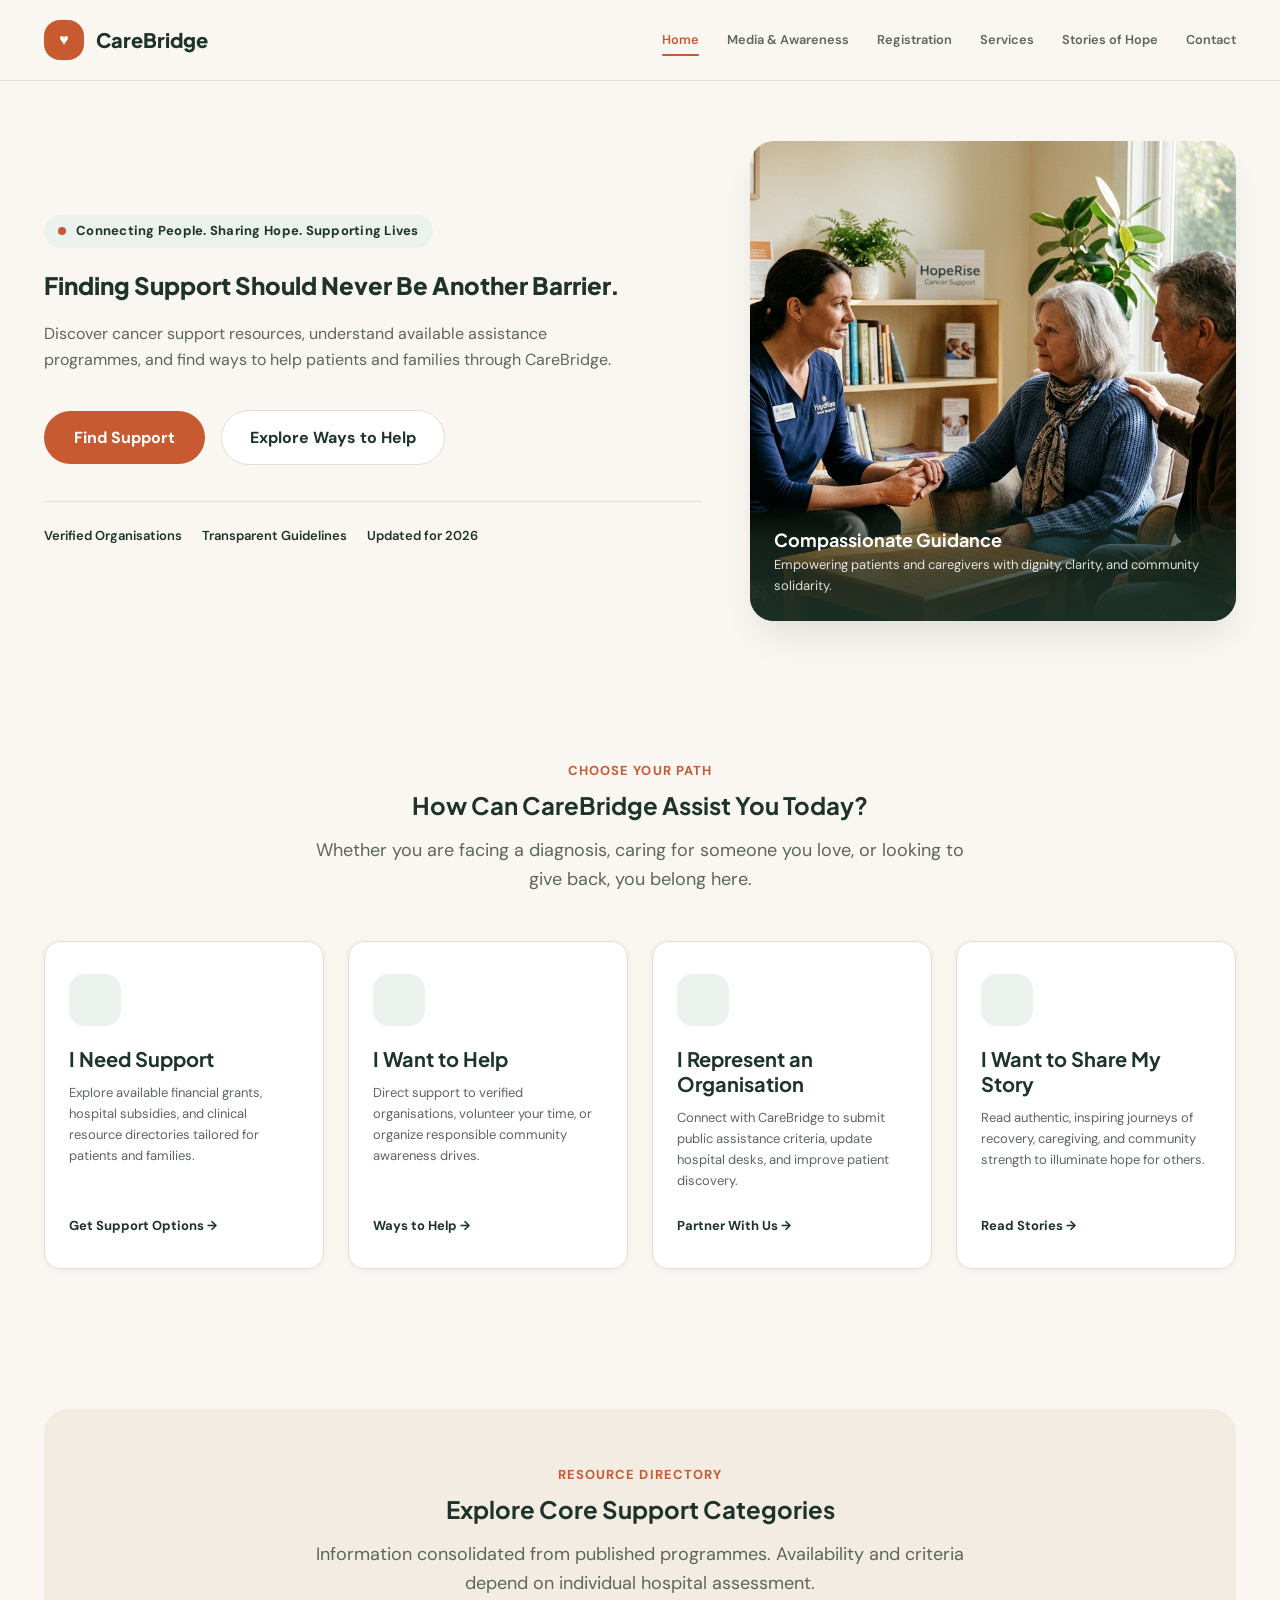
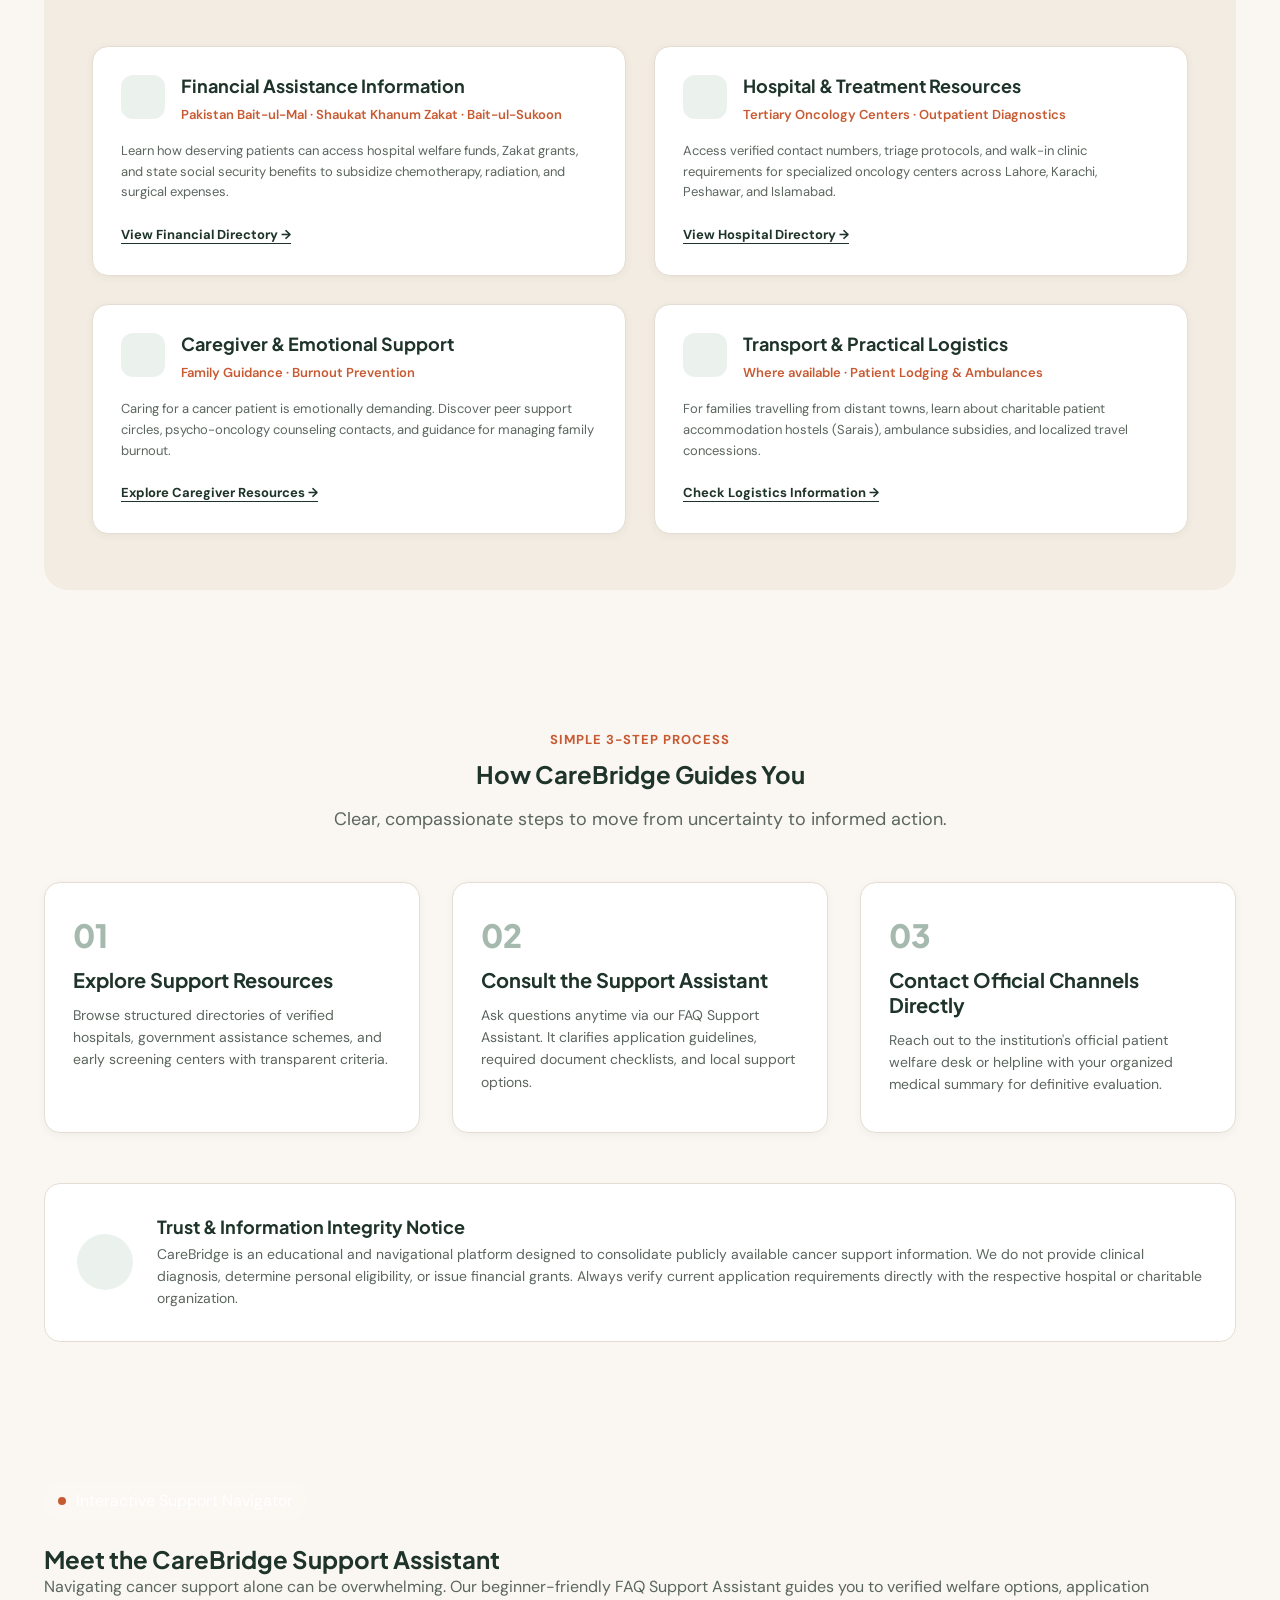
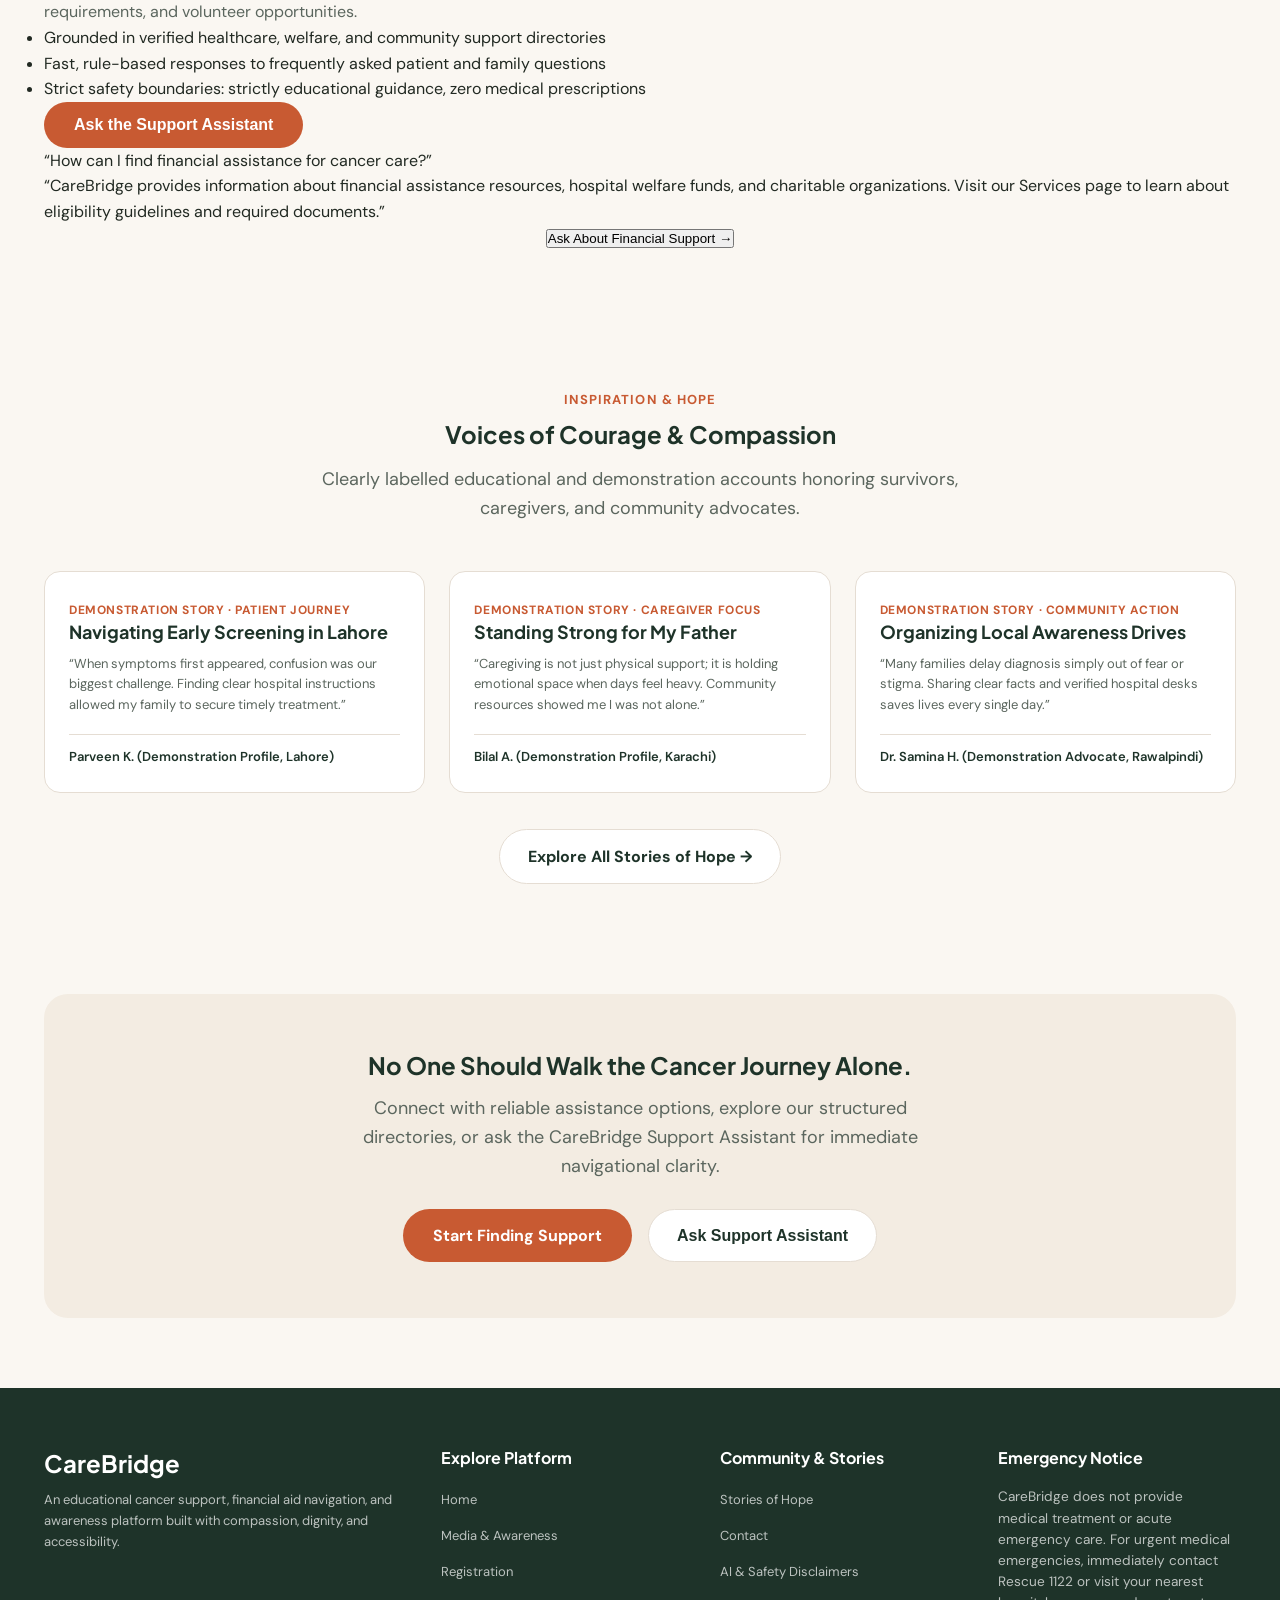
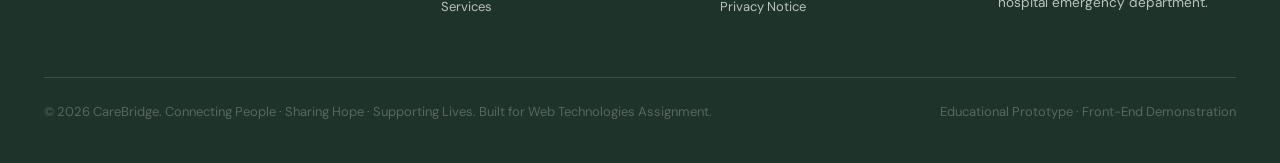
<file: index.html>
<!DOCTYPE html>
<html lang="en">

<head>
    <meta charset="UTF-8">
    <meta name="viewport" content="width=device-width, initial-scale=1.0">
    <meta name="description"
        content="CareBridge helps cancer patients and families discover support resources, financial assistance programmes, and healthcare organisations.">

    <title>CareBridge — Connecting People. Sharing Hope. Supporting Lives.</title>

    <link rel="preconnect" href="https://fonts.googleapis.com">
    <link rel="preconnect" href="https://fonts.gstatic.com" crossorigin>

    <link
        href="https://fonts.googleapis.com/css2?family=DM+Sans:ital,opsz,wght@0,9..40,400;0,9..40,500;0,9..40,600;0,9..40,700;1,9..40,400&family=Plus+Jakarta+Sans:wght@500;600;700;800&display=swap"
        rel="stylesheet">

    <link rel="stylesheet" href="style.css">
</head>

<body>

    <header class="site-header" role="banner">
       <div class="container header-inner">
      <a href="index.html" class="brand-link" aria-label="CareBridge Home">
        <div class="brand-icon">♥</div>
        <span class="brand-text">CareBridge</span>
      </a>
            <nav id="site-nav-menu" class="site-nav">
                <a href="index.html" class="nav-link active">Home</a>
                <a href="media.html" class="nav-link">Media & Awareness</a>
                <a href="register.html" class="nav-link">Registration</a>
                <a href="services.html" class="nav-link">Services</a>
                <a href="portfolio.html" class="nav-link">Stories of Hope</a>
                <a href="contact.html" class="nav-link">Contact</a>
            </nav>

        </div>
    </header>

    <main id="main-content">

        <section id="home-hero" aria-labelledby="hero-title">
            <div class="container hero-grid">

                <div class="hero-content">

                    <div class="hero-badge-strip">
                        <span class="hero-badge-dot" aria-hidden="true"></span>
                        <span class="hero-badge-text">Connecting People. Sharing Hope. Supporting Lives</span>
                    </div>

                    <h1 id="hero-title" class="hero-headline">
                        Finding Support Should Never Be Another Barrier.
                    </h1>

                    <p class="hero-subheading">
                        Discover cancer support resources, understand available assistance programmes, and find ways to
                        help patients and families through CareBridge.
                    </p>

                    <div class="hero-cta-group">
                        <a href="register.html" class="btn-primary">Find Support</a>
                        <a href="services.html" class="btn-secondary">Explore Ways to Help</a>
                    </div>

                    <div class="hero-trust-row">

                        <div class="trust-item">
                            <span>Verified Organisations</span>
                        </div>

                        <div class="trust-item">
                            <span>Transparent Guidelines</span>
                        </div>

                        <div class="trust-item">
                            <span>Updated for 2026</span>
                        </div>

                    </div>
                </div>

                <div class="hero-media-card">
                    <img src="images/hero_cancer_support_family_1793365623032.jpg"
                        alt="A healthcare counselor speaking with a cancer patient and family member" loading="eager">

                    <div class="hero-media-caption">
                        <h2 class="caption-title">Compassionate Guidance</h2>
                        <p class="caption-desc">
                            Empowering patients and caregivers with dignity, clarity, and community solidarity.
                        </p>
                    </div>
                </div>

            </div>
        </section>

        <section class="section-spacing" aria-labelledby="pathways-heading">
            <div class="container">

                <div class="section-header">
                    <span class="section-tag">Choose Your Path</span>
                    <h2 id="pathways-heading" class="section-title">
                        How Can CareBridge Assist You Today?
                    </h2>
                    <p class="section-subtitle">
                        Whether you are facing a diagnosis, caring for someone you love, or looking to give back, you
                        belong here.
                    </p>
                </div>

                <div class="pathways-grid">

                    <article class="pathway-card">
                        <div class="pathway-icon-wrap"></div>
                        <h3 class="pathway-title">I Need Support</h3>
                        <p class="pathway-desc">
                            Explore available financial grants, hospital subsidies, and clinical resource directories
                            tailored for patients and families.
                        </p>
                        <a href="register.html" class="pathway-link">Get Support Options &rarr;</a>
                    </article>

                    <article class="pathway-card">
                        <div class="pathway-icon-wrap"></div>
                        <h3 class="pathway-title">I Want to Help</h3>
                        <p class="pathway-desc">
                            Direct support to verified organisations, volunteer your time, or organize responsible
                            community awareness drives.
                        </p>
                        <a href="services.html" class="pathway-link">Ways to Help &rarr;</a>
                    </article>

                    <article class="pathway-card">
                        <div class="pathway-icon-wrap"></div>
                        <h3 class="pathway-title">I Represent an Organisation</h3>
                        <p class="pathway-desc">
                            Connect with CareBridge to submit public assistance criteria, update hospital desks, and
                            improve patient discovery.
                        </p>
                        <a href="contact.html" class="pathway-link">Partner With Us &rarr;</a>
                    </article>

                    <article class="pathway-card">
                        <div class="pathway-icon-wrap"></div>
                        <h3 class="pathway-title">I Want to Share My Story</h3>
                        <p class="pathway-desc">
                            Read authentic, inspiring journeys of recovery, caregiving, and community strength to
                            illuminate hope for others.
                        </p>
                        <a href="portfolio.html" class="pathway-link">Read Stories &rarr;</a>
                    </article>

                </div>
            </div>
        </section>

        <section class="section-spacing" aria-labelledby="categories-heading">
            <div class="container">

                <div class="categories-container">

                    <div class="section-header">
                        <span class="section-tag">Resource Directory</span>
                        <h2 id="categories-heading" class="section-title">
                            Explore Core Support Categories
                        </h2>
                        <p class="section-subtitle">
                            Information consolidated from published programmes. Availability and criteria depend on
                            individual hospital assessment.
                        </p>
                    </div>

                    <div class="categories-grid">

                        <article class="category-card">
                            <div class="cat-header">
                                <div class="cat-icon-box"></div>
                                <div>
                                    <h3 class="cat-title">Financial Assistance Information</h3>
                                    <span class="cat-locality-note">
                                        Pakistan Bait-ul-Mal · Shaukat Khanum Zakat · Bait-ul-Sukoon
                                    </span>
                                </div>
                            </div>

                            <p class="cat-text">
                                Learn how deserving patients can access hospital welfare funds, Zakat grants, and state
                                social security benefits to subsidize chemotherapy, radiation, and surgical expenses.
                            </p>

                            <a href="services.html#financial" class="cat-action-link">
                                View Financial Directory &rarr;
                            </a>
                        </article>

                        <article class="category-card">
                            <div class="cat-header">
                                <div class="cat-icon-box"></div>
                                <div>
                                    <h3 class="cat-title">Hospital & Treatment Resources</h3>
                                    <span class="cat-locality-note">
                                        Tertiary Oncology Centers · Outpatient Diagnostics
                                    </span>
                                </div>
                            </div>

                            <p class="cat-text">
                                Access verified contact numbers, triage protocols, and walk-in clinic requirements for
                                specialized oncology centers across Lahore, Karachi, Peshawar, and Islamabad.
                            </p>

                            <a href="services.html#hospitals" class="cat-action-link">
                                View Hospital Directory &rarr;
                            </a>
                        </article>

                        <article class="category-card">
                            <div class="cat-header">
                                <div class="cat-icon-box"></div>
                                <div>
                                    <h3 class="cat-title">Caregiver & Emotional Support</h3>
                                    <span class="cat-locality-note">
                                        Family Guidance · Burnout Prevention
                                    </span>
                                </div>
                            </div>

                            <p class="cat-text">
                                Caring for a cancer patient is emotionally demanding. Discover peer support circles,
                                psycho-oncology counseling contacts, and guidance for managing family burnout.
                            </p>

                            <a href="services.html#caregivers" class="cat-action-link">
                                Explore Caregiver Resources &rarr;
                            </a>
                        </article>

                        <article class="category-card">
                            <div class="cat-header">
                                <div class="cat-icon-box"></div>
                                <div>
                                    <h3 class="cat-title">Transport & Practical Logistics</h3>
                                    <span class="cat-locality-note">
                                        Where available · Patient Lodging & Ambulances
                                    </span>
                                </div>
                            </div>

                            <p class="cat-text">
                                For families travelling from distant towns, learn about charitable patient accommodation
                                hostels (Sarais), ambulance subsidies, and localized travel concessions.
                            </p>

                            <a href="services.html#transport" class="cat-action-link">
                                Check Logistics Information &rarr;
                            </a>
                        </article>

                    </div>
                </div>
            </div>
        </section>

        <section class="section-spacing" aria-labelledby="how-it-works-heading">
            <div class="container">

                <div class="section-header">
                    <span class="section-tag">Simple 3-Step Process</span>
                    <h2 id="how-it-works-heading" class="section-title">
                        How CareBridge Guides You
                    </h2>
                    <p class="section-subtitle">
                        Clear, compassionate steps to move from uncertainty to informed action.
                    </p>
                </div>

                <div class="steps-grid">

                    <div class="step-card">
                        <div class="step-number" aria-hidden="true">01</div>
                        <h3 class="step-title">Explore Support Resources</h3>
                        <p class="step-desc">
                            Browse structured directories of verified hospitals, government assistance schemes, and
                            early screening centers with transparent criteria.
                        </p>
                    </div>

                    <div class="step-card">
                        <div class="step-number" aria-hidden="true">02</div>
                        <h3 class="step-title">Consult the Support Assistant</h3>
                        <p class="step-desc">
                            Ask questions anytime via our FAQ Support Assistant. It clarifies application guidelines,
                            required document checklists, and local support options.
                        </p>
                    </div>

                    <div class="step-card">
                        <div class="step-number" aria-hidden="true">03</div>
                        <h3 class="step-title">Contact Official Channels Directly</h3>
                        <p class="step-desc">
                            Reach out to the institution's official patient welfare desk or helpline with your organized
                            medical summary for definitive evaluation.
                        </p>
                    </div>

                </div>

                <div class="trust-banner">
                    <div class="trust-icon-box"></div>
                    <div class="trust-content">
                        <h3>Trust & Information Integrity Notice</h3>
                        <p>
                            CareBridge is an educational and navigational platform designed to consolidate publicly
                            available cancer support information. We do not provide clinical diagnosis, determine
                            personal eligibility, or issue financial grants. Always verify current application
                            requirements directly with the respective hospital or charitable organization.
                        </p>
                    </div>
                </div>

            </div>
        </section>

        <section class="section-spacing" aria-labelledby="assistant-heading">
            <div class="container">

                <div class="ai-spotlight">
                    <div class="ai-spotlight-grid">

                        <div>
                            <span class="hero-badge-strip"
                                style="background-color: rgba(255,255,255,0.15); color: #FFF;">
                                <span class="hero-badge-dot" style="background-color: #C85A32;"
                                    aria-hidden="true"></span>
                                <span>Interactive Support Navigator</span>
                            </span>

                            <h2 id="assistant-heading">Meet the CareBridge Support Assistant</h2>

                            <p>
                                Navigating cancer support alone can be overwhelming. Our beginner-friendly FAQ Support
                                Assistant guides you to verified welfare options, application requirements, and
                                volunteer opportunities.
                            </p>

                            <ul class="ai-features-list">
                                <li>
                                    <span>Grounded in verified healthcare, welfare, and community support
                                        directories</span>
                                </li>

                                <li>
                                    <span>Fast, rule-based responses to frequently asked patient and family
                                        questions</span>
                                </li>

                                <li>
                                    <span>Strict safety boundaries: strictly educational guidance, zero medical
                                        prescriptions</span>
                                </li>
                            </ul>

                            <button class="btn-primary open-chatbot-btn" type="button"
                                data-chat-question="What services do you provide?">
                                Ask the Support Assistant
                            </button>
                        </div>

                        <div class="ai-preview-box">

                            <div class="preview-msg-user">
                                &ldquo;How can I find financial assistance for cancer care?&rdquo;
                            </div>

                            <div class="preview-msg-ai">
                                &ldquo;CareBridge provides information about financial assistance resources, hospital
                                welfare funds, and charitable organizations. Visit our Services page to learn about
                                eligibility guidelines and required documents.&rdquo;
                            </div>

                            <div style="text-align: center;">
                                <button class="ai-chip-btn open-chatbot-btn" type="button"
                                    data-chat-question="How can I find financial assistance?">
                                    Ask About Financial Support &rarr;
                                </button>
                            </div>

                        </div>
                    </div>
                </div>

            </div>
        </section>

        <section class="section-spacing" aria-labelledby="stories-preview-heading">
            <div class="container">

                <div class="section-header">
                    <span class="section-tag">Inspiration & Hope</span>
                    <h2 id="stories-preview-heading" class="section-title">
                        Voices of Courage & Compassion
                    </h2>
                    <p class="section-subtitle">
                        Clearly labelled educational and demonstration accounts honoring survivors, caregivers, and
                        community advocates.
                    </p>
                </div>

                <div class="stories-preview-grid">

                    <article class="story-preview-card">
                        <div>
                            <span class="story-badge">Demonstration Story · Patient Journey</span>
                            <h3>Navigating Early Screening in Lahore</h3>
                            <p>
                                &ldquo;When symptoms first appeared, confusion was our biggest challenge. Finding clear
                                hospital instructions allowed my family to secure timely treatment.&rdquo;
                            </p>
                        </div>
                        <div class="story-author">
                            Parveen K. (Demonstration Profile, Lahore)
                        </div>
                    </article>

                    <article class="story-preview-card">
                        <div>
                            <span class="story-badge">Demonstration Story · Caregiver Focus</span>
                            <h3>Standing Strong for My Father</h3>
                            <p>
                                &ldquo;Caregiving is not just physical support; it is holding emotional space when days
                                feel heavy. Community resources showed me I was not alone.&rdquo;
                            </p>
                        </div>
                        <div class="story-author">
                            Bilal A. (Demonstration Profile, Karachi)
                        </div>
                    </article>

                    <article class="story-preview-card">
                        <div>
                            <span class="story-badge">Demonstration Story · Community Action</span>
                            <h3>Organizing Local Awareness Drives</h3>
                            <p>
                                &ldquo;Many families delay diagnosis simply out of fear or stigma. Sharing clear facts
                                and verified hospital desks saves lives every single day.&rdquo;
                            </p>
                        </div>
                        <div class="story-author">
                            Dr. Samina H. (Demonstration Advocate, Rawalpindi)
                        </div>
                    </article>

                </div>

                <div style="text-align: center; margin-top: 36px;">
                    <a href="portfolio.html" class="btn-secondary">
                        Explore All Stories of Hope &rarr;
                    </a>
                </div>

            </div>
        </section>

        <section class="container" style="margin-bottom: 70px;">
            <div class="cta-banner">

                <h2>No One Should Walk the Cancer Journey Alone.</h2>

                <p>
                    Connect with reliable assistance options, explore our structured directories, or ask the CareBridge
                    Support Assistant for immediate navigational clarity.
                </p>

                <div style="display: flex; gap: 16px; justify-content: center; flex-wrap: wrap;">
                    <a href="register.html" class="btn-primary">Start Finding Support</a>
                    <button class="btn-secondary open-chatbot-btn" type="button">
                        Ask Support Assistant
                    </button>
                </div>

            </div>
        </section>

    </main>

    <footer class="site-footer" role="contentinfo">
        <div class="container">

            <div class="footer-grid">

                <div class="footer-brand">
                    <h3>CareBridge</h3>
                    <p>
                        An educational cancer support, financial aid navigation, and awareness platform built with
                        compassion, dignity, and accessibility.
                    </p>
                </div>

                <div class="footer-col">
                    <h4>Explore Platform</h4>
                    <ul class="footer-links">
                        <li><a href="index.html">Home</a></li>
                        <li><a href="media.html">Media & Awareness</a></li>
                        <li><a href="register.html">Registration</a></li>
                        <li><a href="services.html">Services</a></li>
                    </ul>
                </div>

                <div class="footer-col">
                    <h4>Community & Stories</h4>
                    <ul class="footer-links">
                        <li><a href="portfolio.html">Stories of Hope</a></li>
                        <li><a href="contact.html">Contact</a></li>
                        <li><a href="contact.html#limitations">AI & Safety Disclaimers</a></li>
                        <li><a href="contact.html#privacy">Privacy Notice</a></li>
                    </ul>
                </div>

                <div class="footer-col">
                    <h4>Emergency Notice</h4>
                    <p style="color: rgba(255,255,255,0.7); font-size: 0.85rem; line-height: 1.55;">
                        CareBridge does not provide medical treatment or acute emergency care. For urgent medical
                        emergencies, immediately contact Rescue 1122 or visit your nearest hospital emergency
                        department.
                    </p>
                </div>

            </div>

            <div class="footer-bottom">
                <p>
                    &copy; 2026 CareBridge. Connecting People · Sharing Hope · Supporting Lives. Built for Web
                    Technologies Assignment.
                </p>
                <p>Educational Prototype · Front-End Demonstration</p>
            </div>

        </div>
    </footer>

</body>

</html>
</file>
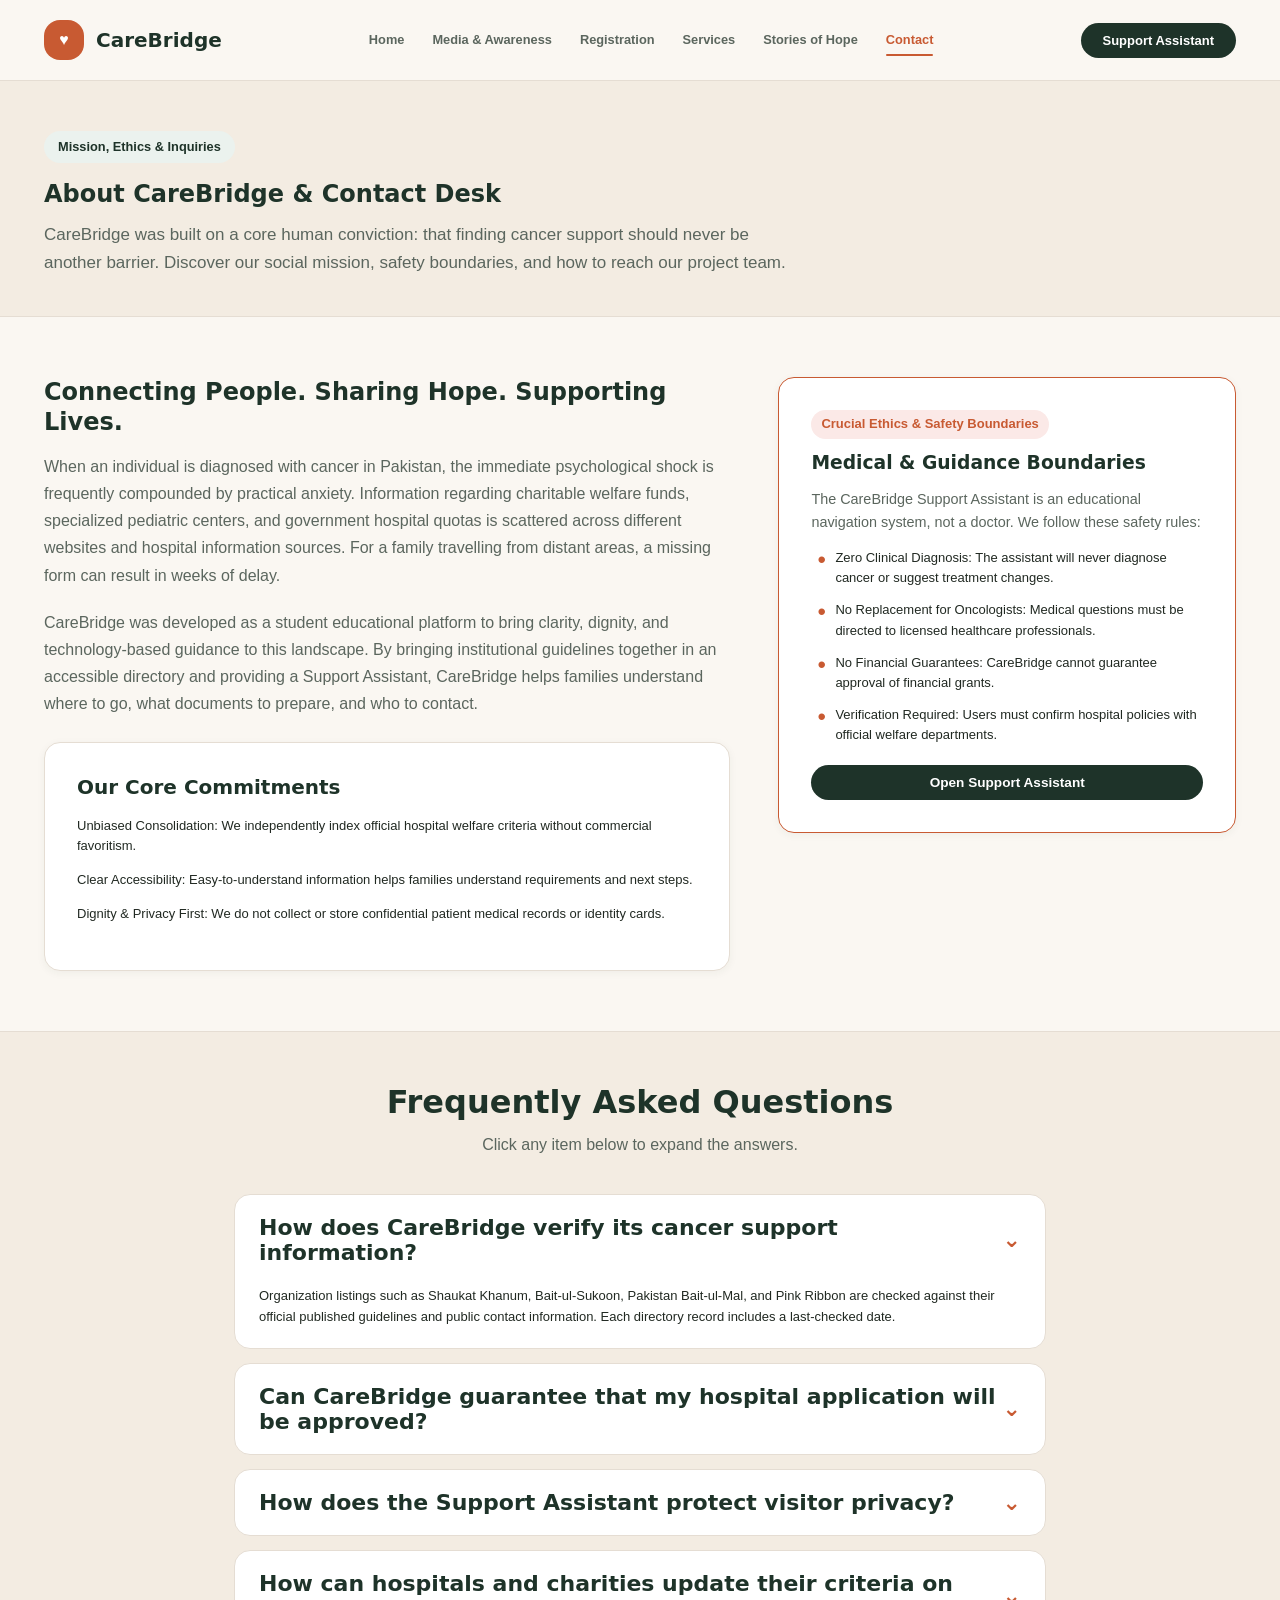
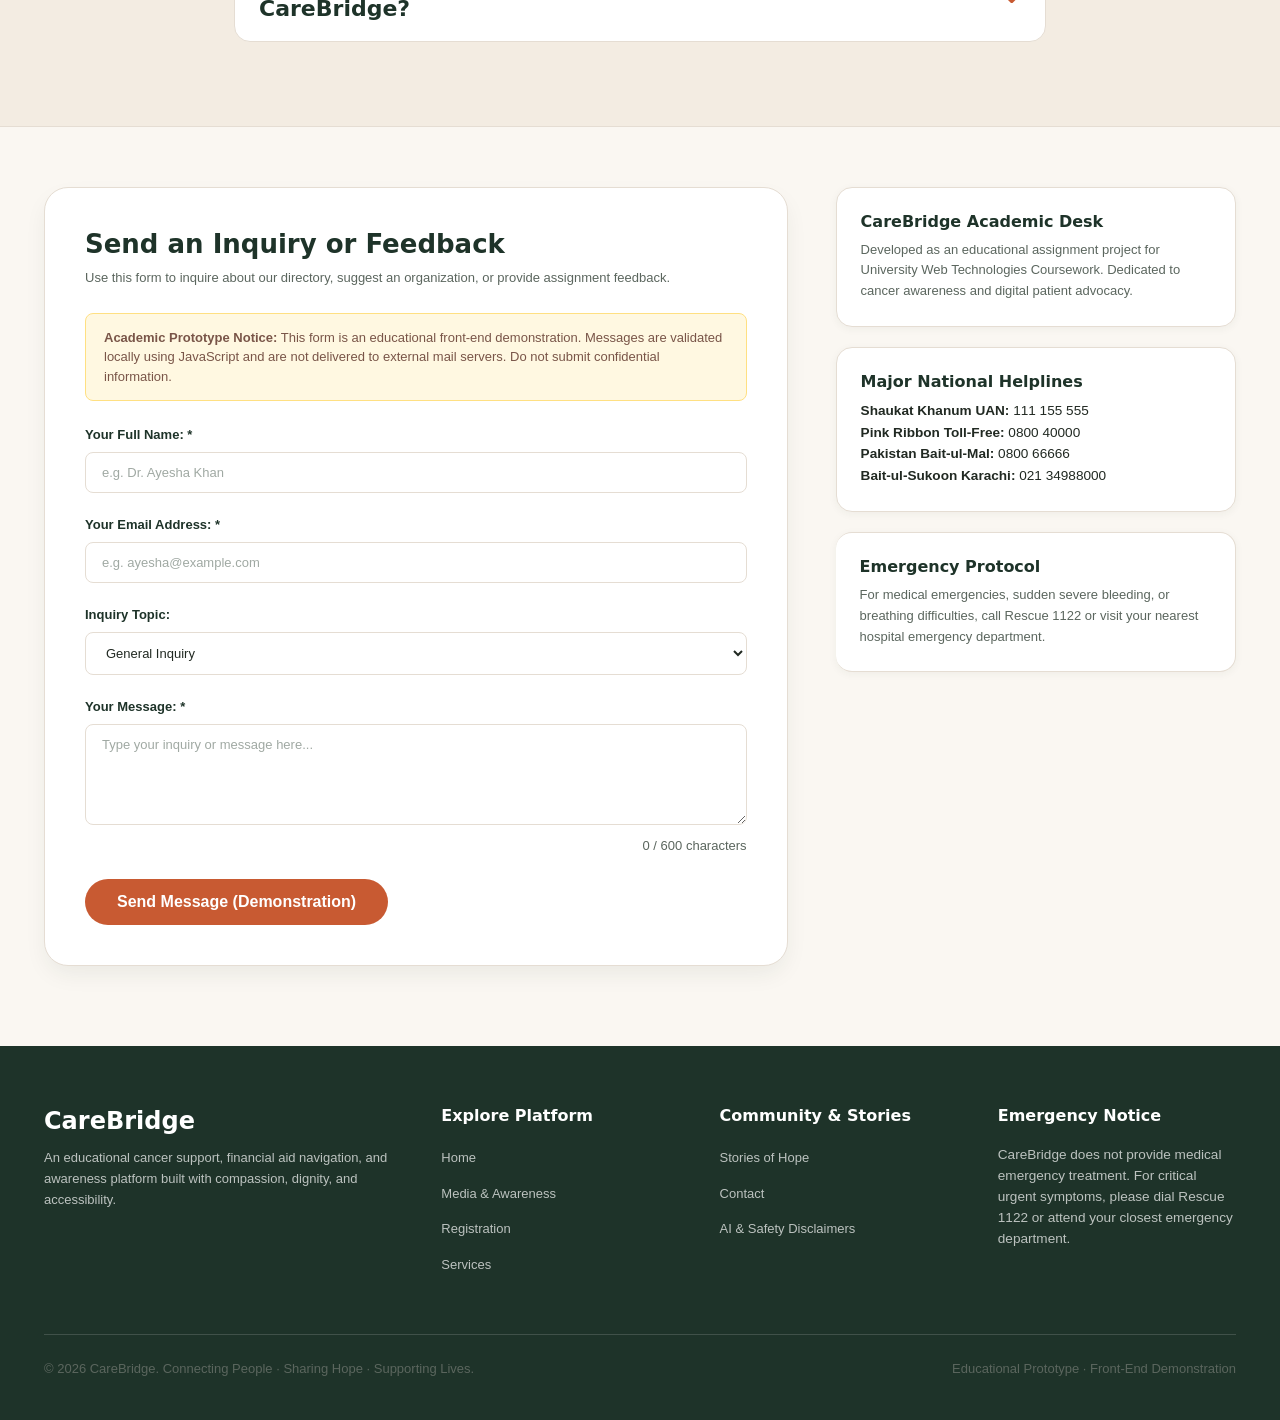
<file: contact.html>
<!DOCTYPE html>
<html lang="en" dir="ltr">
<head>
  <meta charset="UTF-8">
  <meta name="viewport" content="width=device-width, initial-scale=1.0">
  <title>About & Contact — CareBridge</title>
  <meta name="description" content="Learn about CareBridge's mission, safety principles, privacy standards, and contact information.">
  <link rel="stylesheet" href="style.css">
</head>
<body>

  <header class="site-header">
    <div class="container header-inner">
      <a href="index.html" class="brand-link" aria-label="CareBridge Home">
        <div class="brand-icon">♥</div>
        <span class="brand-text">CareBridge</span>
      </a>

      <nav id="site-nav-menu" class="site-nav">
        <a href="index.html" class="nav-link">Home</a>
        <a href="media.html" class="nav-link">Media & Awareness</a>
        <a href="register.html" class="nav-link">Registration</a>
        <a href="services.html" class="nav-link">Services</a>
        <a href="portfolio.html" class="nav-link">Stories of Hope</a>
        <a href="contact.html" class="nav-link active">Contact</a>
      </nav>

      <div class="header-utilities">
        <button class="header-cta-btn open-chatbot-btn" type="button">
          Support Assistant
        </button>
        <button id="mobile-nav-toggle" class="mobile-menu-btn" type="button" aria-label="Toggle navigation menu" aria-expanded="false">
          Menu
        </button>
      </div>
    </div>
  </header>

  <main id="main-content">

    <section class="page-banner">
      <div class="container">
        <span class="banner-badge">Mission, Ethics & Inquiries</span>
        <h1 class="banner-title">About CareBridge & Contact Desk</h1>
        <p class="banner-desc">
          CareBridge was built on a core human conviction: that finding cancer support should never be another barrier. Discover our social mission, safety boundaries, and how to reach our project team.
        </p>
      </div>
    </section>

    <section class="about-section" id="about">
      <div class="container about-grid">

        <article class="about-article">
          <h2>Connecting People. Sharing Hope. Supporting Lives.</h2>

          <p>
            When an individual is diagnosed with cancer in Pakistan, the immediate psychological shock is frequently compounded by practical anxiety. Information regarding charitable welfare funds, specialized pediatric centers, and government hospital quotas is scattered across different websites and hospital information sources. For a family travelling from distant areas, a missing form can result in weeks of delay.
          </p>

          <p>
            CareBridge was developed as a student educational platform to bring clarity, dignity, and technology-based guidance to this landscape. By bringing institutional guidelines together in an accessible directory and providing a Support Assistant, CareBridge helps families understand where to go, what documents to prepare, and who to contact.
          </p>

          <div class="objectives-card">
            <h3>Our Core Commitments</h3>
            <ul class="objectives-list">
              <li>
                <span>Unbiased Consolidation: We independently index official hospital welfare criteria without commercial favoritism.</span>
              </li>
              <li>
                <span>Clear Accessibility: Easy-to-understand information helps families understand requirements and next steps.</span>
              </li>
              <li>
                <span>Dignity & Privacy First: We do not collect or store confidential patient medical records or identity cards.</span>
              </li>
            </ul>
          </div>
        </article>

        <aside class="limitations-card" id="limitations">
          <span class="limitations-badge">Crucial Ethics & Safety Boundaries</span>
          <h3>Medical & Guidance Boundaries</h3>

          <p style="font-size: 0.9rem; line-height: 1.6;">
            The CareBridge Support Assistant is an educational navigation system, not a doctor. We follow these safety rules:
          </p>

          <ul class="limitations-list">
            <li>Zero Clinical Diagnosis: The assistant will never diagnose cancer or suggest treatment changes.</li>
            <li>No Replacement for Oncologists: Medical questions must be directed to licensed healthcare professionals.</li>
            <li>No Financial Guarantees: CareBridge cannot guarantee approval of financial grants.</li>
            <li>Verification Required: Users must confirm hospital policies with official welfare departments.</li>
          </ul>

          <div style="margin-top: 20px; text-align: center;">
            <button class="header-cta-btn open-chatbot-btn" type="button" style="width: 100%; font-size: 0.85rem;">
              Open Support Assistant
            </button>
          </div>
        </aside>

      </div>
    </section>

    <section class="faq-section">
      <div class="container faq-container">

        <div class="faq-header">
          <h2>Frequently Asked Questions</h2>
          <p>Click any item below to expand the answers.</p>
        </div>

        <div class="accordion-list">

          <div class="accordion-item open">
            <button class="accordion-header-btn" type="button" aria-expanded="true">
              <span>How does CareBridge verify its cancer support information?</span>
              <span class="accordion-icon">⌄</span>
            </button>
            <div class="accordion-body">
              <p>
                Organization listings such as Shaukat Khanum, Bait-ul-Sukoon, Pakistan Bait-ul-Mal, and Pink Ribbon are checked against their official published guidelines and public contact information. Each directory record includes a last-checked date.
              </p>
            </div>
          </div>

          <div class="accordion-item">
            <button class="accordion-header-btn" type="button" aria-expanded="false">
              <span>Can CareBridge guarantee that my hospital application will be approved?</span>
              <span class="accordion-icon">⌄</span>
            </button>
            <div class="accordion-body">
              <p>
                No. CareBridge is an educational navigation guide only. We do not evaluate personal eligibility or issue grants. Financial assistance and bed allocation decisions are made by the respective hospitals.
              </p>
            </div>
          </div>

          <div class="accordion-item">
            <button class="accordion-header-btn" type="button" aria-expanded="false">
              <span>How does the Support Assistant protect visitor privacy?</span>
              <span class="accordion-icon">⌄</span>
            </button>
            <div class="accordion-body">
              <p>
                The CareBridge Support Assistant is a client-side FAQ tool. Users do not need an account or login. The system does not ask for sensitive identity numbers, phone numbers, or uploaded medical scans.
              </p>
            </div>
          </div>

          <div class="accordion-item">
            <button class="accordion-header-btn" type="button" aria-expanded="false">
              <span>How can hospitals and charities update their criteria on CareBridge?</span>
              <span class="accordion-icon">⌄</span>
            </button>
            <div class="accordion-body">
              <p>
                Representatives of registered hospitals and welfare organizations can submit updated contact numbers, application instructions, and service hours through the contact form. Information is checked before being added to the directory.
              </p>
            </div>
          </div>

        </div>
      </div>
    </section>

    <section class="contact-section" id="contact">
      <div class="container contact-layout-grid">

        <div class="contact-form-card">
          <h2>Send an Inquiry or Feedback</h2>
          <p class="contact-form-intro">
            Use this form to inquire about our directory, suggest an organization, or provide assignment feedback.
          </p>

          <div class="form-transparency-banner">
            <strong>Academic Prototype Notice:</strong>
            <span>
              This form is an educational front-end demonstration. Messages are validated locally using JavaScript and are not delivered to external mail servers. Do not submit confidential information.
            </span>
          </div>

          <form id="carebridge-contact-form" novalidate>

            <div class="form-group">
              <label for="contact-name">Your Full Name: <span style="color: var(--cb-terracotta);">*</span></label>
              <input type="text" id="contact-name" class="form-input" placeholder="e.g. Dr. Ayesha Khan" required minlength="3" maxlength="60">
              <div id="name-error" class="error-message-text" role="alert"></div>
            </div>

            <div class="form-group">
              <label for="contact-email">Your Email Address: <span style="color: var(--cb-terracotta);">*</span></label>
              <input type="email" id="contact-email" class="form-input" placeholder="e.g. ayesha@example.com" required>
              <div id="email-error" class="error-message-text" role="alert"></div>
            </div>

            <div class="form-group">
              <label for="contact-topic">Inquiry Topic:</label>
              <select id="contact-topic" class="form-select">
                <option value="general">General Inquiry</option>
                <option value="organisation">Represent an Organisation / Update Criteria</option>
                <option value="volunteer">Volunteering & Community Inquiries</option>
                <option value="story">Suggest a Story of Hope</option>
                <option value="academic">University Web Technologies Assignment Feedback</option>
              </select>
            </div>

            <div class="form-group">
              <label for="contact-message">Your Message: <span style="color: var(--cb-terracotta);">*</span></label>
              <textarea id="contact-message" class="form-textarea" rows="5" maxlength="600" placeholder="Type your inquiry or message here..." required minlength="15"></textarea>
              <div id="message-char-count" class="char-counter">0 / 600 characters</div>
              <div id="message-error" class="error-message-text" role="alert"></div>
            </div>

            <button type="submit" class="btn-contact-submit">
              Send Message (Demonstration)
            </button>

            <div id="contact-feedback-box" class="contact-feedback-box" role="status">
              <h4>Message Form Validated Successfully</h4>
              <p id="contact-feedback-message"></p>
            </div>

          </form>
        </div>

        <aside class="contact-info-cards">

          <div class="info-card">
            <h4>CareBridge Academic Desk</h4>
            <p>
              Developed as an educational assignment project for University Web Technologies Coursework. Dedicated to cancer awareness and digital patient advocacy.
            </p>
          </div>

          <div class="info-card">
            <h4>Major National Helplines</h4>
            <p style="font-size: 0.85rem; line-height: 1.6; color: var(--cb-forest);">
              <strong>Shaukat Khanum UAN:</strong> 111 155 555<br>
              <strong>Pink Ribbon Toll-Free:</strong> 0800 40000<br>
              <strong>Pakistan Bait-ul-Mal:</strong> 0800 66666<br>
              <strong>Bait-ul-Sukoon Karachi:</strong> 021 34988000
            </p>
          </div>

          <div class="info-card" style="border-left: 3px solid var(--cb-terracotta);">
            <h4>Emergency Protocol</h4>
            <p>
              For medical emergencies, sudden severe bleeding, or breathing difficulties, call Rescue 1122 or visit your nearest hospital emergency department.
            </p>
          </div>

        </aside>
      </div>
    </section>

  </main>

  <footer class="site-footer">
    <div class="container">
      <div class="footer-grid">

        <div class="footer-brand">
          <h3>CareBridge</h3>
          <p>
            An educational cancer support, financial aid navigation, and awareness platform built with compassion, dignity, and accessibility.
          </p>
        </div>

        <div class="footer-col">
          <h4>Explore Platform</h4>
          <ul class="footer-links">
            <li><a href="index.html">Home</a></li>
            <li><a href="media.html">Media & Awareness</a></li>
            <li><a href="register.html">Registration</a></li>
            <li><a href="services.html">Services</a></li>
          </ul>
        </div>

        <div class="footer-col">
          <h4>Community & Stories</h4>
          <ul class="footer-links">
            <li><a href="portfolio.html">Stories of Hope</a></li>
            <li><a href="contact.html">Contact</a></li>
            <li><a href="contact.html#limitations">AI & Safety Disclaimers</a></li>
          </ul>
        </div>

        <div class="footer-col">
          <h4>Emergency Notice</h4>
          <p style="color: rgba(255,255,255,0.7); font-size: 0.85rem; line-height: 1.55;">
            CareBridge does not provide medical emergency treatment. For critical urgent symptoms, please dial Rescue 1122 or attend your closest emergency department.
          </p>
        </div>

      </div>

      <div class="footer-bottom">
        <p>&copy; 2026 CareBridge. Connecting People · Sharing Hope · Supporting Lives.</p>
        <p>Educational Prototype · Front-End Demonstration</p>
      </div>
    </div>
  </footer>

</body>
</html>
</file>
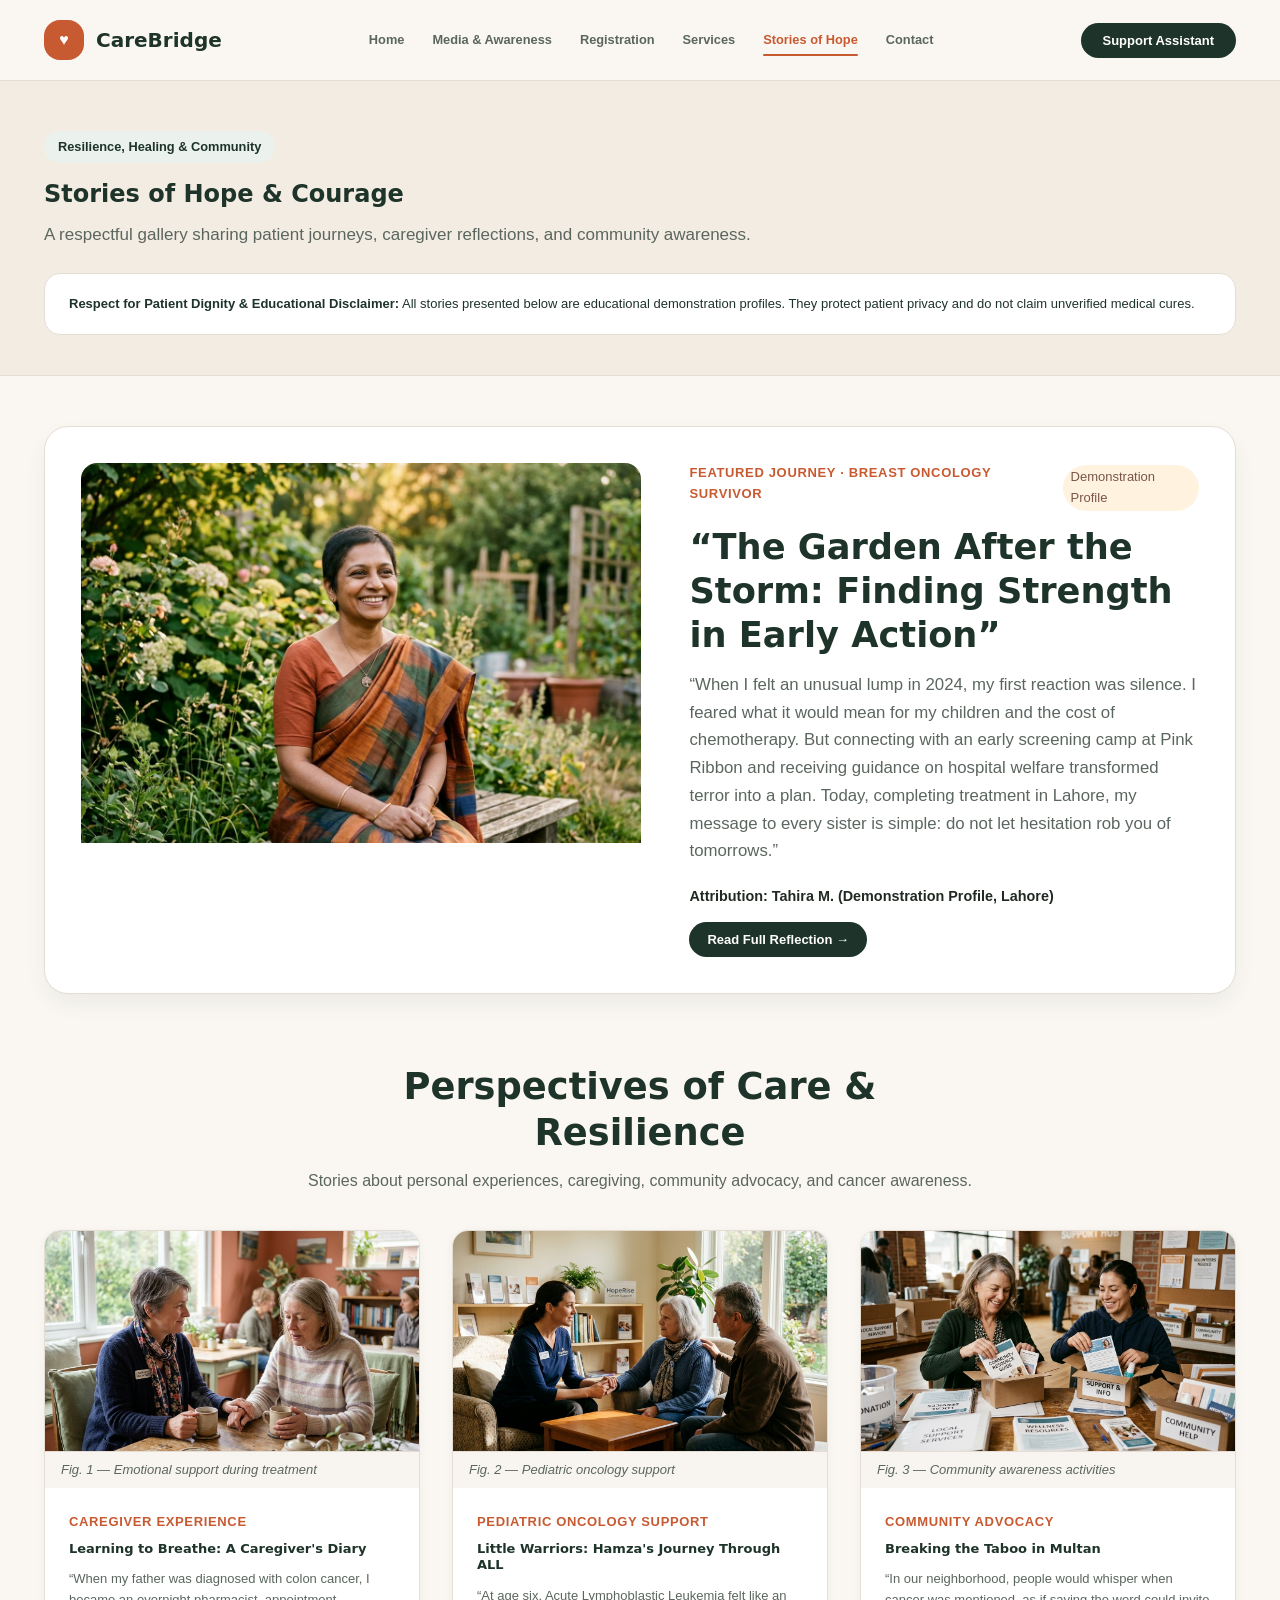
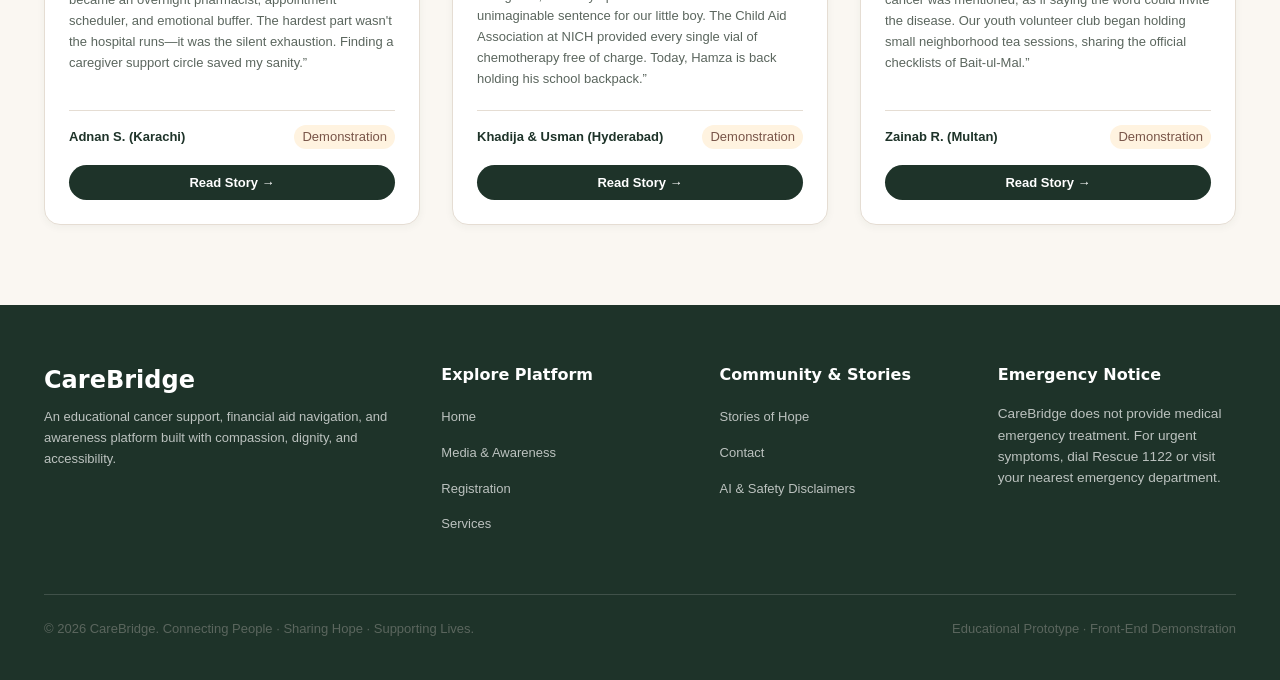
<file: portfolio.html>
<!DOCTYPE html>
<html lang="en" dir="ltr">
<head>
  <meta charset="UTF-8">
  <meta name="viewport" content="width=device-width, initial-scale=1.0">
  <title>Stories of Hope — CareBridge</title>
  <meta name="description" content="Inspiring stories of cancer recovery, caregiver resilience, and community awareness.">
  <link rel="stylesheet" href="style.css">
</head>
<body>

  <header class="site-header">
    <div class="container header-inner">
      <a href="index.html" class="brand-link" aria-label="CareBridge Home">
        <div class="brand-icon">♥</div>
        <span class="brand-text">CareBridge</span>
      </a>

      <nav id="site-nav-menu" class="site-nav">
        <a href="index.html" class="nav-link">Home</a>
        <a href="media.html" class="nav-link">Media & Awareness</a>
        <a href="register.html" class="nav-link">Registration</a>
        <a href="services.html" class="nav-link">Services</a>
        <a href="portfolio.html" class="nav-link active">Stories of Hope</a>
        <a href="contact.html" class="nav-link">Contact</a>
      </nav>

      <div class="header-utilities">
        <button class="header-cta-btn open-chatbot-btn" type="button">
          Support Assistant
        </button>
        <button id="mobile-nav-toggle" class="mobile-menu-btn" aria-label="Toggle navigation menu" aria-expanded="false">
          Menu
        </button>
      </div>
    </div>
  </header>

  <main id="main-content">

    <section class="page-banner">
      <div class="container">
        <span class="banner-badge">Resilience, Healing & Community</span>
        <h1 class="banner-title">Stories of Hope & Courage</h1>
        <p class="banner-desc">
          A respectful gallery sharing patient journeys, caregiver reflections, and community awareness.
        </p>

        <div class="privacy-dignity-banner">
          <div>
            <strong>Respect for Patient Dignity & Educational Disclaimer:</strong>
            <span>
              All stories presented below are educational demonstration profiles. They protect patient privacy and do not claim unverified medical cures.
            </span>
          </div>
        </div>
      </div>
    </section>

    <section class="featured-story-section">
      <div class="container">
        <article class="featured-story-grid">
          <figure class="featured-story-image">
            <img src="images/stories_patient_hope_portrait_1793365623376.jpg" alt="Cancer survivor in a garden">
          </figure>

          <div class="featured-story-content">
            <div style="display: flex; gap: 8px; align-items: center; margin-bottom: 12px;">
              <span class="story-category-tag">Featured Journey · Breast Oncology Survivor</span>
              <span class="demo-indicator">Demonstration Profile</span>
            </div>

            <h2 id="featured-story-title" style="font-size: clamp(1.8rem, 3vw, 2.2rem); margin-bottom: 14px;">
              &ldquo;The Garden After the Storm: Finding Strength in Early Action&rdquo;
            </h2>

            <p style="font-size: 1.05rem; line-height: 1.65; margin-bottom: 20px;">
              &ldquo;When I felt an unusual lump in 2024, my first reaction was silence. I feared what it would mean for my children and the cost of chemotherapy. But connecting with an early screening camp at Pink Ribbon and receiving guidance on hospital welfare transformed terror into a plan. Today, completing treatment in Lahore, my message to every sister is simple: do not let hesitation rob you of tomorrows.&rdquo;
            </p>

            <div style="display: flex; justify-content: space-between; align-items: center; flex-wrap: wrap; gap: 14px;">
              <div style="font-size: 0.9rem; font-weight: 700; color: var(--cb-forest);">
                Attribution: Tahira M. (Demonstration Profile, Lahore)
              </div>
              <button class="btn-read-story" onclick="openStoryModal('tahira')">
                Read Full Reflection &rarr;
              </button>
            </div>
          </div>
        </article>
      </div>
    </section>

    <section class="stories-gallery-section">
      <div class="container">
        <div style="text-align: center; max-width: 680px; margin: 0 auto 36px auto;">
          <h2 id="gallery-title" style="font-size: clamp(1.8rem, 3.2vw, 2.3rem); margin-bottom: 12px;">
            Perspectives of Care & Resilience
          </h2>
          <p>
            Stories about personal experiences, caregiving, community advocacy, and cancer awareness.
          </p>
        </div>

        <div class="stories-grid">

          <article class="story-card">
            <figure class="story-figure">
              <img src="images/awareness_community_caregiver_1793365626457.jpg" alt="Caregiver talking with a health counselor">
              <figcaption class="story-figcaption">
                Fig. 1 — Emotional support during treatment
              </figcaption>
            </figure>
            <div class="story-card-body">
              <span class="story-category-tag">Caregiver Experience</span>
              <h3 class="story-headline">Learning to Breathe: A Caregiver's Diary</h3>
              <p class="story-excerpt">
                &ldquo;When my father was diagnosed with colon cancer, I became an overnight pharmacist, appointment scheduler, and emotional buffer. The hardest part wasn't the hospital runs—it was the silent exhaustion. Finding a caregiver support circle saved my sanity.&rdquo;
              </p>
              <div class="story-attribution">
                <span>Adnan S. (Karachi)</span>
                <span class="demo-indicator">Demonstration</span>
              </div>
              <button class="btn-read-story" onclick="openStoryModal('adnan')">Read Story &rarr;</button>
            </div>
          </article>

          <article class="story-card">
            <figure class="story-figure">
              <img src="images/hero_cancer_support_family_1793365623032.jpg" alt="Family talking in a pediatric oncology lounge">
              <figcaption class="story-figcaption">
                Fig. 2 — Pediatric oncology support
              </figcaption>
            </figure>
            <div class="story-card-body">
              <span class="story-category-tag">Pediatric Oncology Support</span>
              <h3 class="story-headline">Little Warriors: Hamza's Journey Through ALL</h3>
              <p class="story-excerpt">
                &ldquo;At age six, Acute Lymphoblastic Leukemia felt like an unimaginable sentence for our little boy. The Child Aid Association at NICH provided every single vial of chemotherapy free of charge. Today, Hamza is back holding his school backpack.&rdquo;
              </p>
              <div class="story-attribution">
                <span>Khadija & Usman (Hyderabad)</span>
                <span class="demo-indicator">Demonstration</span>
              </div>
              <button class="btn-read-story" onclick="openStoryModal('hamza')">Read Story &rarr;</button>
            </div>
          </article>

          <article class="story-card">
            <figure class="story-figure">
              <img src="images/volunteer_ways_to_help_1793365624660.jpg" alt="Volunteers preparing cancer awareness pamphlets">
              <figcaption class="story-figcaption">
                Fig. 3 — Community awareness activities
              </figcaption>
            </figure>
            <div class="story-card-body">
              <span class="story-category-tag">Community Advocacy</span>
              <h3 class="story-headline">Breaking the Taboo in Multan</h3>
              <p class="story-excerpt">
                &ldquo;In our neighborhood, people would whisper when cancer was mentioned, as if saying the word could invite the disease. Our youth volunteer club began holding small neighborhood tea sessions, sharing the official checklists of Bait-ul-Mal.&rdquo;
              </p>
              <div class="story-attribution">
                <span>Zainab R. (Multan)</span>
                <span class="demo-indicator">Demonstration</span>
              </div>
              <button class="btn-read-story" onclick="openStoryModal('zainab')">Read Story &rarr;</button>
            </div>
          </article>

        </div>
      </div>
    </section>

    <div id="story-modal-overlay" class="story-dialog-backdrop" role="dialog" aria-modal="true" aria-hidden="true">
      <div class="story-dialog-window">
        <button class="story-dialog-close-btn" onclick="closeStoryModal()" aria-label="Close Story">
          Close
        </button>

        <div style="display: flex; gap: 8px; align-items: center; margin-bottom: 12px;">
          <span id="modal-category" class="story-category-tag">Category</span>
          <span class="demo-indicator">Demonstration Story</span>
        </div>

        <h2 id="modal-title" style="font-size: 1.6rem; color: var(--cb-forest); margin-bottom: 16px;">
          Story Title
        </h2>

        <div id="modal-content" style="font-size: 0.95rem; line-height: 1.7; color: var(--cb-charcoal); margin-bottom: 24px;"></div>

        <div style="background-color: var(--cb-surface-alt); border-radius: 8px; padding: 14px 18px; font-size: 0.825rem; color: var(--cb-forest); margin-bottom: 20px;">
          <strong>Educational Takeaway:</strong>
          Early detection, hospital documentation, and community support can help patients during their cancer journey.
        </div>

        <div style="display: flex; justify-content: flex-end; gap: 12px;">
          <button class="btn-read-story" onclick="closeStoryModal()">Close Story</button>
        </div>
      </div>
    </div>

  </main>

  <footer class="site-footer">
    <div class="container">
      <div class="footer-grid">
        <div class="footer-brand">
          <h3>CareBridge</h3>
          <p>
            An educational cancer support, financial aid navigation, and awareness platform built with compassion, dignity, and accessibility.
          </p>
        </div>

        <div class="footer-col">
          <h4>Explore Platform</h4>
          <ul class="footer-links">
            <li><a href="index.html">Home</a></li>
            <li><a href="media.html">Media & Awareness</a></li>
            <li><a href="register.html">Registration</a></li>
            <li><a href="services.html">Services</a></li>
          </ul>
        </div>

        <div class="footer-col">
          <h4>Community & Stories</h4>
          <ul class="footer-links">
            <li><a href="portfolio.html">Stories of Hope</a></li>
            <li><a href="contact.html">Contact</a></li>
            <li><a href="contact.html#limitations">AI & Safety Disclaimers</a></li>
          </ul>
        </div>

        <div class="footer-col">
          <h4>Emergency Notice</h4>
          <p style="color: rgba(255,255,255,0.7); font-size: 0.85rem; line-height: 1.55;">
            CareBridge does not provide medical emergency treatment. For urgent symptoms, dial Rescue 1122 or visit your nearest emergency department.
          </p>
        </div>
      </div>

      <div class="footer-bottom">
        <p>&copy; 2026 CareBridge. Connecting People · Sharing Hope · Supporting Lives.</p>
        <p>Educational Prototype · Front-End Demonstration</p>
      </div>
    </div>
  </footer>
</body>
</html>
</file>
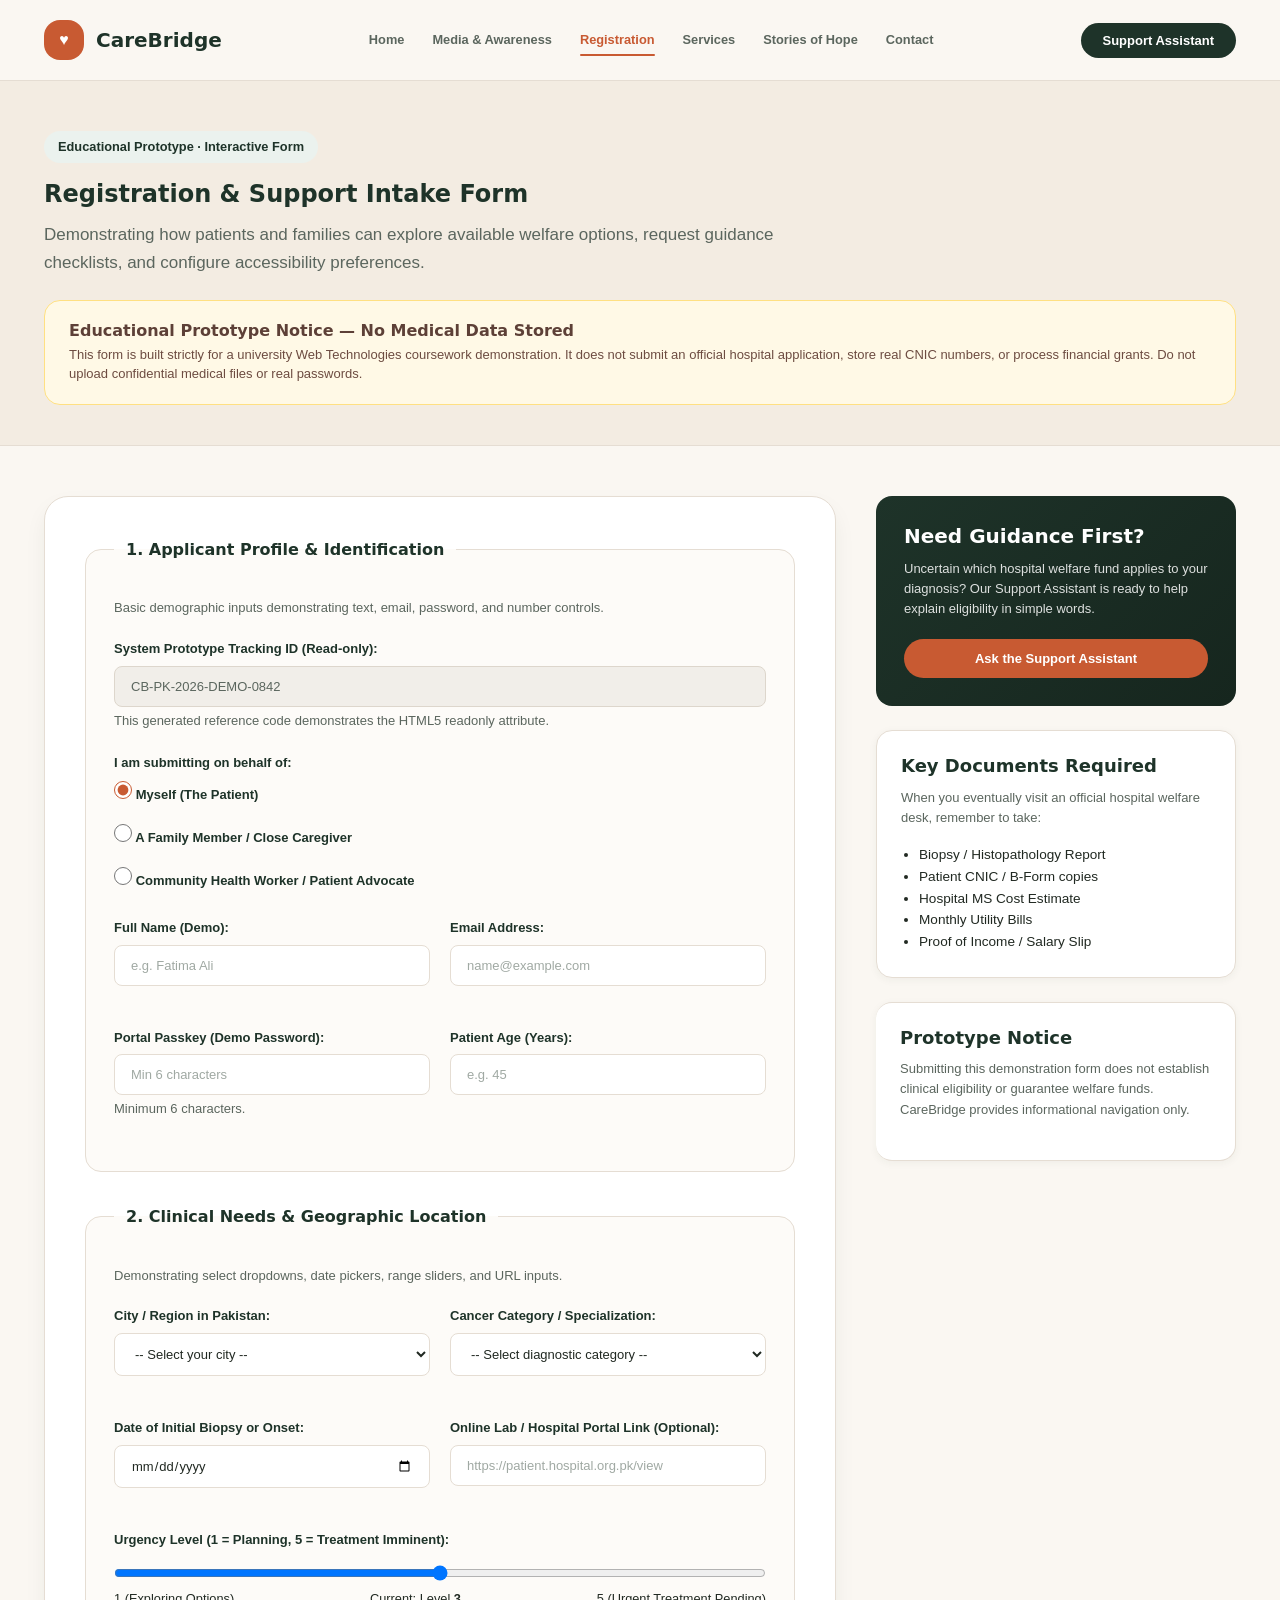
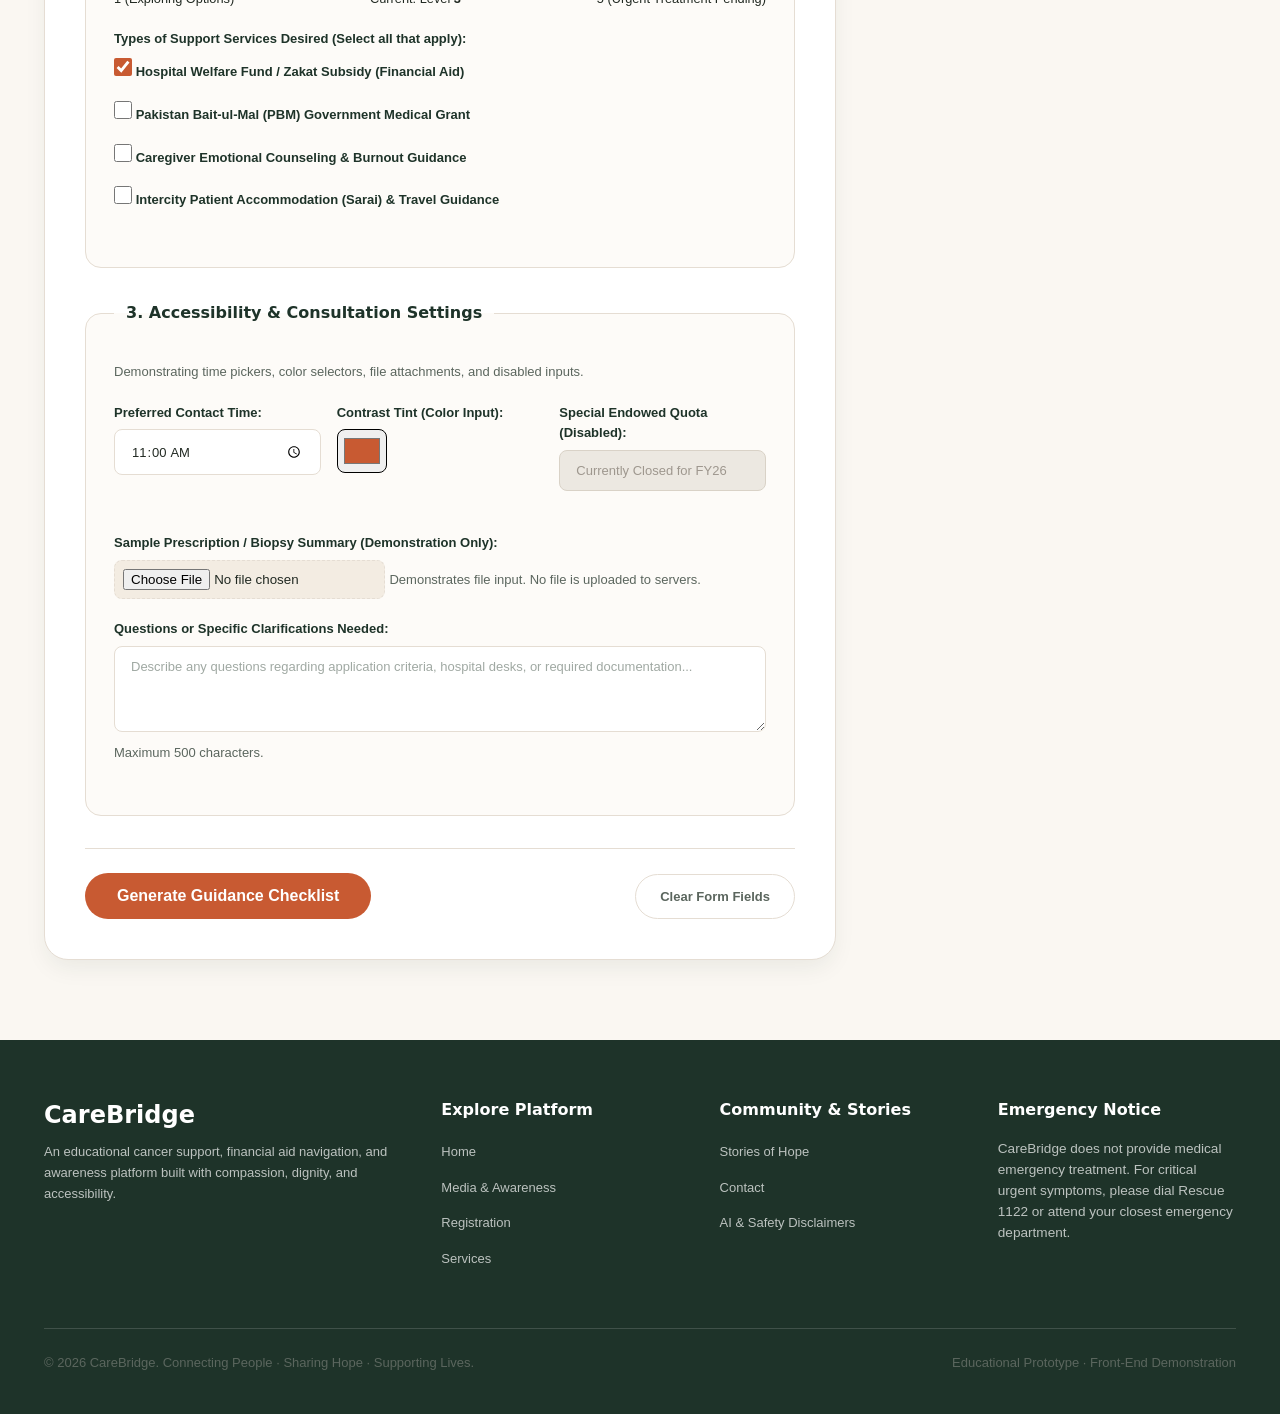
<file: register.html>
<!DOCTYPE html>
<html lang="en">
<head>
  <meta charset="UTF-8">
  <meta name="viewport" content="width=device-width, initial-scale=1.0">
  <meta name="description" content="CareBridge registration and cancer support guidance form.">
  <title>Registration & Support Intake — CareBridge</title>
  <link rel="stylesheet" href="style.css">
</head>
<body>

  <header class="site-header">
    <div class="container header-inner">
      <a href="index.html" class="brand-link" aria-label="CareBridge Home">
        <div class="brand-icon">♥</div>
        <span class="brand-text">CareBridge</span>
      </a>

      <nav id="site-nav-menu" class="site-nav">
        <a href="index.html" class="nav-link">Home</a>
        <a href="media.html" class="nav-link">Media & Awareness</a>
        <a href="register.html" class="nav-link active">Registration</a>
        <a href="services.html" class="nav-link">Services</a>
        <a href="portfolio.html" class="nav-link">Stories of Hope</a>
        <a href="contact.html" class="nav-link">Contact</a>
      </nav>

      <div class="header-utilities">
        <button class="header-cta-btn open-chatbot-btn" type="button">
          Support Assistant
        </button>

        <button id="mobile-nav-toggle" class="mobile-menu-btn" type="button" aria-label="Toggle navigation menu" aria-expanded="false">
          Menu
        </button>
      </div>
    </div>
  </header>

  <main id="main-content">

    <section class="page-banner">
      <div class="container">
        <span class="banner-badge">Educational Prototype · Interactive Form</span>

        <h1 id="register-banner-title" class="banner-title">
          Registration & Support Intake Form
        </h1>

        <p class="banner-desc">
          Demonstrating how patients and families can explore available welfare options, request guidance checklists, and configure accessibility preferences.
        </p>

        <div class="form-demo-alert" role="alert">
          <div>
            <h4>Educational Prototype Notice — No Medical Data Stored</h4>
            <p>
              This form is built strictly for a university Web Technologies coursework demonstration. It does not submit an official hospital application, store real CNIC numbers, or process financial grants. Do not upload confidential medical files or real passwords.
            </p>
          </div>
        </div>
      </div>
    </section>

    <section class="form-section">
      <div class="container form-layout-wrapper">

        <div class="form-container">
          <form id="support-intake-form" novalidate>

            <fieldset>
              <legend>1. Applicant Profile & Identification</legend>

              <p class="fieldset-description">
                Basic demographic inputs demonstrating text, email, password, and number controls.
              </p>

              <div class="form-group" style="margin-bottom: 20px;">
                <label for="system-tracking-id">System Prototype Tracking ID (Read-only):</label>
                <input type="text" id="system-tracking-id" name="tracking_id" value="CB-PK-2026-DEMO-0842" readonly>
                <span class="input-hint">This generated reference code demonstrates the HTML5 readonly attribute.</span>
              </div>

              <div class="form-group" style="margin-bottom: 20px;">
                <label>I am submitting on behalf of:</label>

                <div class="radio-group">
                  <label class="choice-label">
                    <input type="radio" name="applicant_role" value="patient" checked required>
                    <span>Myself (The Patient)</span>
                  </label>

                  <label class="choice-label">
                    <input type="radio" name="applicant_role" value="caregiver" required>
                    <span>A Family Member / Close Caregiver</span>
                  </label>

                  <label class="choice-label">
                    <input type="radio" name="applicant_role" value="advocate" required>
                    <span>Community Health Worker / Patient Advocate</span>
                  </label>
                </div>
              </div>

              <div class="form-grid-2" style="margin-bottom: 20px;">
                <div class="form-group">
                  <label for="applicant-name">Full Name (Demo):</label>
                  <input type="text" id="applicant-name" name="applicant_name" placeholder="e.g. Fatima Ali" required minlength="3" maxlength="50" autocomplete="name">
                </div>

                <div class="form-group">
                  <label for="applicant-email">Email Address:</label>
                  <input type="email" id="applicant-email" name="applicant_email" placeholder="name@example.com" required autocomplete="email">
                </div>
              </div>

              <div class="form-grid-2">
                <div class="form-group">
                  <label for="demo-passkey">Portal Passkey (Demo Password):</label>
                  <input type="password" id="demo-passkey" name="demo_password" placeholder="Min 6 characters" required minlength="6" autocomplete="new-password">
                  <span class="input-hint">Minimum 6 characters.</span>
                </div>

                <div class="form-group">
                  <label for="patient-age">Patient Age (Years):</label>
                  <input type="number" id="patient-age" name="patient_age" min="1" max="110" placeholder="e.g. 45" required>
                </div>
              </div>
            </fieldset>

            <fieldset>
              <legend>2. Clinical Needs & Geographic Location</legend>

              <p class="fieldset-description">
                Demonstrating select dropdowns, date pickers, range sliders, and URL inputs.
              </p>

              <div class="form-grid-2" style="margin-bottom: 20px;">
                <div class="form-group">
                  <label for="target-city">City / Region in Pakistan:</label>

                  <select id="target-city" name="target_city" required>
                    <option value="" disabled selected>-- Select your city --</option>
                    <option value="lahore">Lahore (Punjab)</option>
                    <option value="karachi">Karachi (Sindh)</option>
                    <option value="islamabad_rawalpindi">Islamabad / Rawalpindi (Capital/Punjab)</option>
                    <option value="peshawar">Peshawar (Khyber Pakhtunkhwa)</option>
                    <option value="quetta">Quetta (Balochistan)</option>
                    <option value="multan">Multan (South Punjab)</option>
                    <option value="faisalabad">Faisalabad</option>
                    <option value="other">Other District / Rural Area</option>
                  </select>
                </div>

                <div class="form-group">
                  <label for="cancer-type">Cancer Category / Specialization:</label>

                  <select id="cancer-type" name="cancer_type" required>
                    <option value="" disabled selected>-- Select diagnostic category --</option>
                    <option value="breast">Breast Oncology</option>
                    <option value="leukemia_pediatric">Pediatric Blood Cancer / Leukemia (Under 15)</option>
                    <option value="gastrointestinal">Gastrointestinal / Liver / Colorectal</option>
                    <option value="head_neck">Head & Neck / Oral Cavity</option>
                    <option value="lung">Thoracic / Lung Oncology</option>
                    <option value="gynecological">Gynecological Oncology</option>
                    <option value="other">Other / Seeking Diagnostic Biopsy</option>
                  </select>
                </div>
              </div>

              <div class="form-grid-2" style="margin-bottom: 20px;">
                <div class="form-group">
                  <label for="diagnosis-date">Date of Initial Biopsy or Onset:</label>
                  <input type="date" id="diagnosis-date" name="diagnosis_date" min="2020-01-01" max="2026-12-31">
                </div>

                <div class="form-group">
                  <label for="hospital-portal-url">Online Lab / Hospital Portal Link (Optional):</label>
                  <input type="url" id="hospital-portal-url" name="portal_url" placeholder="https://patient.hospital.org.pk/view">
                </div>
              </div>

              <div class="form-group" style="margin-bottom: 20px;">
                <label for="support-urgency">Urgency Level (1 = Planning, 5 = Treatment Imminent):</label>

                <input type="range" id="support-urgency" name="urgency" min="1" max="5" value="3" oninput="document.getElementById('urgency-display').textContent = this.value">

                <div style="display: flex; justify-content: space-between; font-size: 0.8rem; color: var(--cb-muted);">
                  <span>1 (Exploring Options)</span>
                  <span>Current: Level <strong id="urgency-display" style="color: var(--cb-terracotta);">3</strong></span>
                  <span>5 (Urgent Treatment Pending)</span>
                </div>
              </div>

              <div class="form-group">
                <label>Types of Support Services Desired (Select all that apply):</label>

                <div class="checkbox-group">
                  <label class="choice-label">
                    <input type="checkbox" name="support_needed" value="financial_aid" checked>
                    <span>Hospital Welfare Fund / Zakat Subsidy (Financial Aid)</span>
                  </label>

                  <label class="choice-label">
                    <input type="checkbox" name="support_needed" value="pbm_grant">
                    <span>Pakistan Bait-ul-Mal (PBM) Government Medical Grant</span>
                  </label>

                  <label class="choice-label">
                    <input type="checkbox" name="support_needed" value="caregiver_counseling">
                    <span>Caregiver Emotional Counseling & Burnout Guidance</span>
                  </label>

                  <label class="choice-label">
                    <input type="checkbox" name="support_needed" value="transport_lodging">
                    <span>Intercity Patient Accommodation (Sarai) & Travel Guidance</span>
                  </label>
                </div>
              </div>
            </fieldset>

            <fieldset>
              <legend>3. Accessibility & Consultation Settings</legend>

              <p class="fieldset-description">
                Demonstrating time pickers, color selectors, file attachments, and disabled inputs.
              </p>

              <div class="form-grid-3" style="margin-bottom: 20px;">
                <div class="form-group">
                  <label for="preferred-time">Preferred Contact Time:</label>
                  <input type="time" id="preferred-time" name="contact_time" min="09:00" max="18:00" value="11:00">
                </div>

                <div class="form-group">
                  <label for="theme-color">Contrast Tint (Color Input):</label>
                  <input type="color" id="theme-color" name="accent_color" value="#C85A32">
                </div>

                <div class="form-group">
                  <label for="closed-fund-input">Special Endowed Quota (Disabled):</label>
                  <input type="text" id="closed-fund-input" name="closed_fund" value="Currently Closed for FY26" disabled>
                </div>
              </div>

              <div class="form-group" style="margin-bottom: 20px;">
                <label for="demo-file">Sample Prescription / Biopsy Summary (Demonstration Only):</label>
                <input type="file" id="demo-file" name="sample_file" accept=".pdf,.png,.jpg">
                <span class="input-hint">Demonstrates file input. No file is uploaded to servers.</span>
              </div>

              <div class="form-group">
                <label for="guidance-inquiry">Questions or Specific Clarifications Needed:</label>

                <textarea id="guidance-inquiry" name="user_questions" rows="4" maxlength="500" placeholder="Describe any questions regarding application criteria, hospital desks, or required documentation..."></textarea>

                <span class="input-hint">Maximum 500 characters.</span>
              </div>
            </fieldset>

            <div class="form-actions-row">
              <button type="submit" class="btn-submit">
                Generate Guidance Checklist
              </button>

              <button type="reset" class="btn-reset">
                Clear Form Fields
              </button>
            </div>

            <div id="form-feedback-box" class="form-result-box" role="status">
              <h3 class="form-result-title">
                Checklist Generated Successfully (Demonstration)
              </h3>

              <p class="form-result-text" id="feedback-summary-text">
                Your entries have been validated locally. Since CareBridge is an educational demonstration prototype, no official application has been transmitted. Please click below to review your customized next steps with the CareBridge Support Assistant.
              </p>

              <div style="margin-top: 14px;">
                <button type="button" class="btn-ai-consult open-chatbot-btn" id="ask-ai-from-form" data-chat-question="How can I find financial assistance?">
                  Ask the Support Assistant Now
                </button>
              </div>
            </div>

          </form>
        </div>

        <aside class="form-sidebar">
          <div class="ai-help-banner-card">
            <h3>Need Guidance First?</h3>

            <p>
              Uncertain which hospital welfare fund applies to your diagnosis? Our Support Assistant is ready to help explain eligibility in simple words.
            </p>

            <button type="button" class="btn-ai-consult open-chatbot-btn" data-chat-question="How can I find financial assistance?">
              Ask the Support Assistant
            </button>
          </div>

          <div class="sidebar-card">
            <h3>Key Documents Required</h3>

            <p>When you eventually visit an official hospital welfare desk, remember to take:</p>

            <ul style="font-size: 0.85rem; line-height: 1.6; color: var(--cb-charcoal); padding-left: 18px;">
              <li>Biopsy / Histopathology Report</li>
              <li>Patient CNIC / B-Form copies</li>
              <li>Hospital MS Cost Estimate</li>
              <li>Monthly Utility Bills</li>
              <li>Proof of Income / Salary Slip</li>
            </ul>
          </div>

          <div class="sidebar-card" style="border-left: 3px solid var(--cb-terracotta);">
            <h3>Prototype Notice</h3>

            <p>
              Submitting this demonstration form does not establish clinical eligibility or guarantee welfare funds. CareBridge provides informational navigation only.
            </p>
          </div>
        </aside>

      </div>
    </section>
  </main>

  <footer class="site-footer">
    <div class="container">
      <div class="footer-grid">

        <div class="footer-brand">
          <h3>CareBridge</h3>

          <p>
            An educational cancer support, financial aid navigation, and awareness platform built with compassion, dignity, and accessibility.
          </p>
        </div>

        <div class="footer-col">
          <h4>Explore Platform</h4>

          <ul class="footer-links">
            <li><a href="index.html">Home</a></li>
            <li><a href="media.html">Media & Awareness</a></li>
            <li><a href="register.html">Registration</a></li>
            <li><a href="services.html">Services</a></li>
          </ul>
        </div>

        <div class="footer-col">
          <h4>Community & Stories</h4>

          <ul class="footer-links">
            <li><a href="portfolio.html">Stories of Hope</a></li>
            <li><a href="contact.html">Contact</a></li>
            <li><a href="contact.html#limitations">AI & Safety Disclaimers</a></li>
          </ul>
        </div>

        <div class="footer-col">
          <h4>Emergency Notice</h4>

          <p style="color: rgba(255,255,255,0.7); font-size: 0.85rem; line-height: 1.55;">
            CareBridge does not provide medical emergency treatment. For critical urgent symptoms, please dial Rescue 1122 or attend your closest emergency department.
          </p>
        </div>

      </div>

      <div class="footer-bottom">
        <p>&copy; 2026 CareBridge. Connecting People · Sharing Hope · Supporting Lives.</p>
        <p>Educational Prototype · Front-End Demonstration</p>
      </div>
    </div>
  </footer>

</body>
</html>
</file>
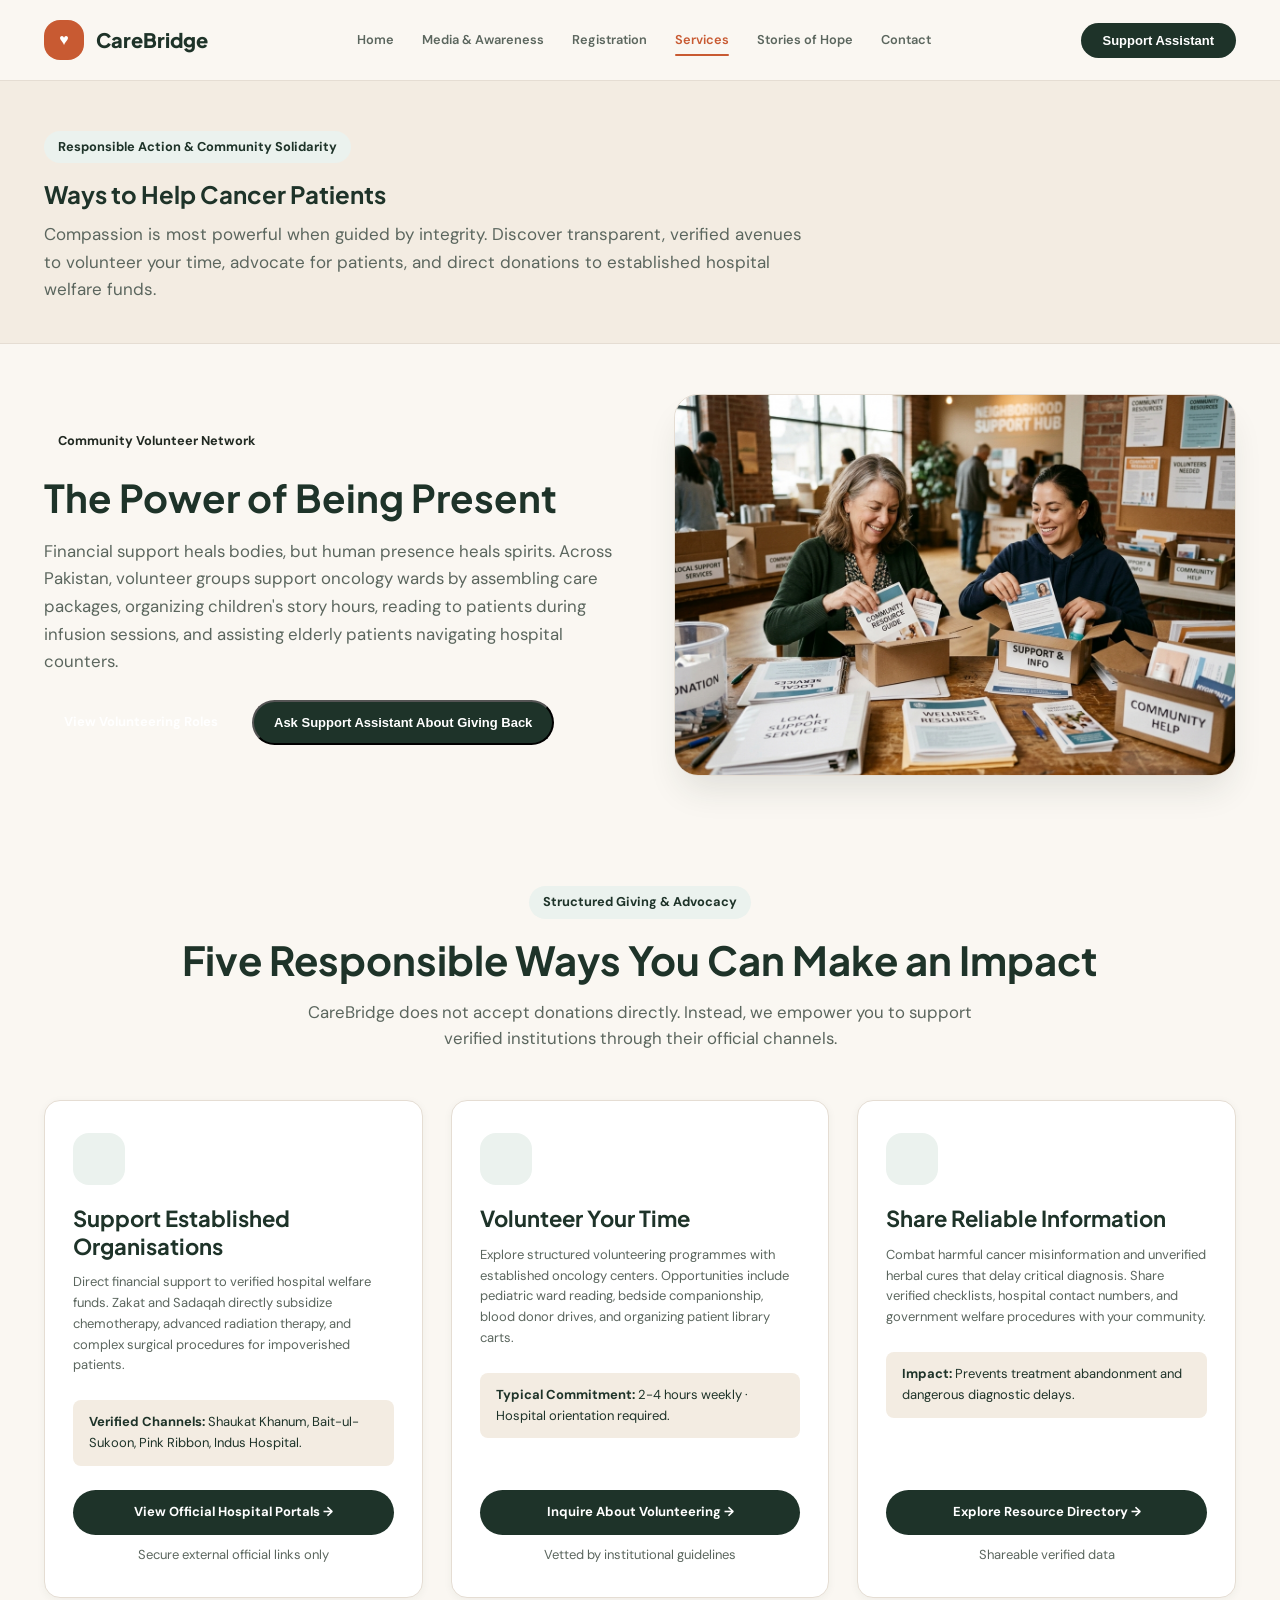
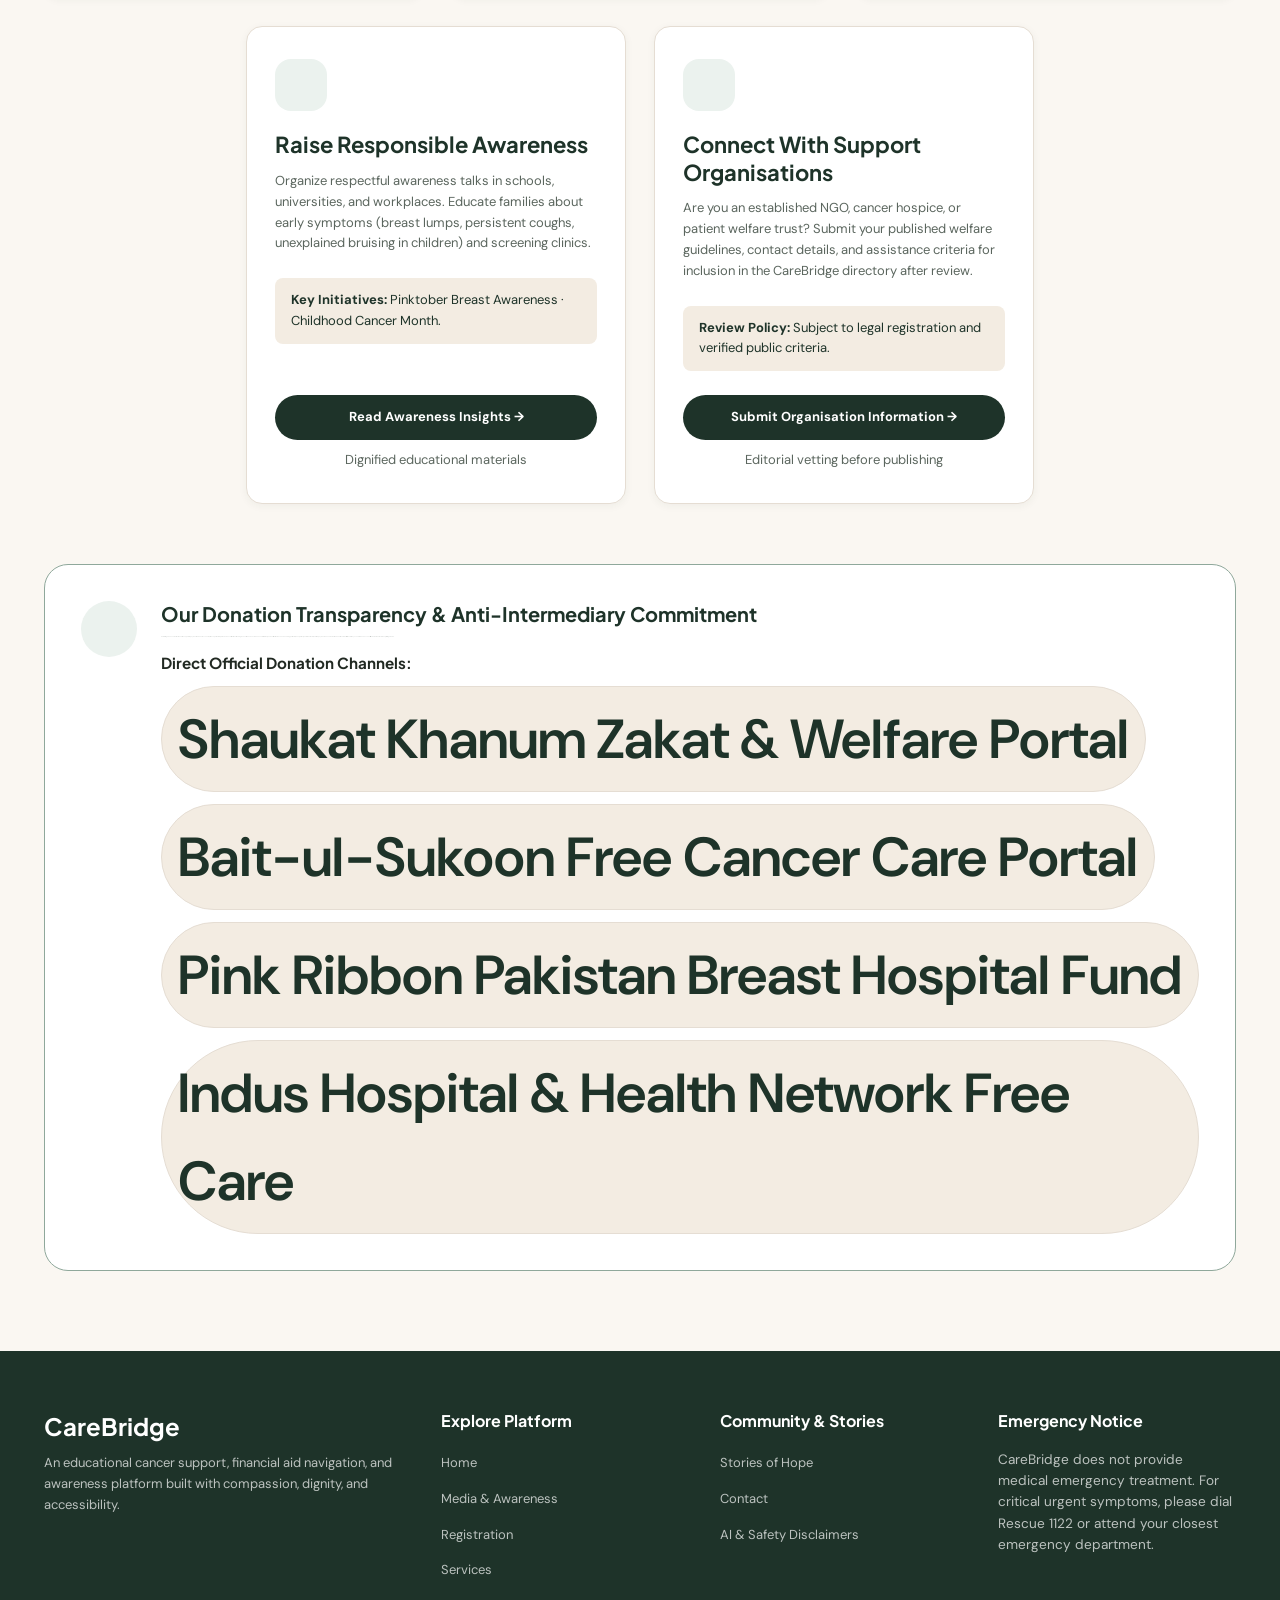
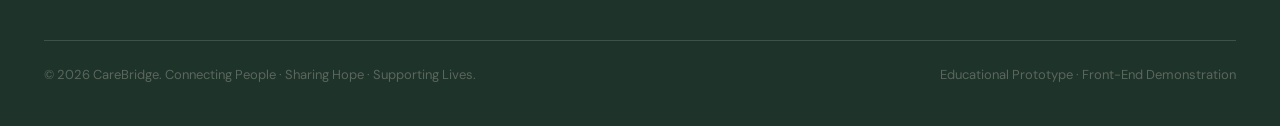
<file: services.html>
<!DOCTYPE html>
<html lang="en">
<head>
    <meta charset="UTF-8">
    <meta name="viewport" content="width=device-width, initial-scale=1.0">
    <meta name="description" content="Discover responsible, verified ways to support cancer patients in Pakistan through official hospital donation channels, volunteering, and community awareness.">

    <title>Services & Ways to Help — CareBridge</title>

    <link rel="preconnect" href="https://fonts.googleapis.com">
    <link rel="preconnect" href="https://fonts.gstatic.com" crossorigin>

    <link href="https://fonts.googleapis.com/css2?family=DM+Sans:ital,opsz,wght@0,9..40,400;0,9..40,500;0,9..40,600;0,9..40,700;1,9..40,400&family=Plus+Jakarta+Sans:wght@500;600;700;800&display=swap" rel="stylesheet">

    <link rel="stylesheet" href="style.css">
</head>

<body>

    <header class="site-header" role="banner">
        <div class="container header-inner">
      <a href="index.html" class="brand-link" aria-label="CareBridge Home">
        <div class="brand-icon">♥</div>
        <span class="brand-text">CareBridge</span>
      </a>

            <nav id="site-nav-menu" class="site-nav" role="navigation" aria-label="Main Navigation">
                <a href="index.html" class="nav-link">Home</a>
                <a href="media.html" class="nav-link">Media & Awareness</a>
                <a href="register.html" class="nav-link">Registration</a>
                <a href="services.html" class="nav-link active">Services</a>
                <a href="portfolio.html" class="nav-link">Stories of Hope</a>
                <a href="contact.html" class="nav-link">Contact</a>
            </nav>

            <div class="header-utilities">
                <button class="header-cta-btn open-chatbot-btn" type="button" aria-label="Open CareBridge Support Assistant">
                    Support Assistant
                </button>

                <button id="mobile-nav-toggle" class="mobile-menu-btn" aria-label="Toggle navigation menu" aria-expanded="false"></button>
            </div>

        </div>
    </header>

    <main id="main-content">

        <section class="page-banner" aria-labelledby="services-banner-title">
            <div class="container">

                <span class="banner-badge">Responsible Action & Community Solidarity</span>

                <h1 id="services-banner-title" class="banner-title">
                    Ways to Help Cancer Patients
                </h1>

                <p class="banner-desc">
                    Compassion is most powerful when guided by integrity. Discover transparent, verified avenues to volunteer your time, advocate for patients, and direct donations to established hospital welfare funds.
                </p>

            </div>
        </section>

        <section class="container" aria-label="Volunteer Showcase">
            <div class="volunteer-hero-flex">

                <div class="volunteer-hero-content">

                    <span class="banner-badge" style="background-color: var(--cb-sage-light); color: var(--cb-forest);">
                        Community Volunteer Network
                    </span>

                    <h2 style="font-size: clamp(1.8rem, 3.5vw, 2.4rem); margin-bottom: 16px;">
                        The Power of Being Present
                    </h2>

                    <p style="font-size: 1.05rem; line-height: 1.65; margin-bottom: 24px;">
                        Financial support heals bodies, but human presence heals spirits. Across Pakistan, volunteer groups support oncology wards by assembling care packages, organizing children's story hours, reading to patients during infusion sessions, and assisting elderly patients navigating hospital counters.
                    </p>

                    <div style="display: flex; gap: 14px; flex-wrap: wrap;">
                        <a href="#volunteer-card" class="btn-service-action" style="background-color: var(--cb-terracotta);">
                            View Volunteering Roles
                        </a>

                        <button class="btn-service-action open-chatbot-btn" type="button" data-chat-question="How can I become a volunteer?">
                            Ask Support Assistant About Giving Back
                        </button>
                    </div>

                </div>

                <div class="volunteer-hero-image-wrap">
                    <img src="images/volunteer_ways_to_help_1793365624660.jpg"
                         alt="Friendly volunteers organizing informational cancer care packages and resource booklets at a wooden table in a community center">
                </div>

            </div>
        </section>

        <section class="services-section" aria-labelledby="pathways-services-heading">
            <div class="container">

                <div class="section-intro-flex">

                    <span class="banner-badge">Structured Giving & Advocacy</span>

                    <h2 id="pathways-services-heading" style="font-size: clamp(2rem, 3.5vw, 2.5rem); margin-bottom: 14px;">
                        Five Responsible Ways You Can Make an Impact
                    </h2>

                    <p style="max-width: 680px; font-size: 1.05rem;">
                        CareBridge does not accept donations directly. Instead, we empower you to support verified institutions through their official channels.
                    </p>

                </div>

                <div class="services-flex-container">

                    <article class="service-flex-card" id="donations-card">

                        <div class="service-card-top">
                            <div class="service-icon-box" aria-hidden="true"></div>

                            <h3 class="service-title">Support Established Organisations</h3>

                            <p class="service-desc">
                                Direct financial support to verified hospital welfare funds. Zakat and Sadaqah directly subsidize chemotherapy, advanced radiation therapy, and complex surgical procedures for impoverished patients.
                            </p>

                            <div class="service-meta-details">
                                <strong>Verified Channels:</strong>
                                <span> Shaukat Khanum, Bait-ul-Sukoon, Pink Ribbon, Indus Hospital.</span>
                            </div>
                        </div>

                        <div class="service-card-actions">
                            <a href="#verified-donations" class="btn-service-action">
                                View Official Hospital Portals &rarr;
                            </a>

                            <span class="official-redirect-tag">
                                Secure external official links only
                            </span>
                        </div>

                    </article>

                    <article class="service-flex-card" id="volunteer-card">

                        <div class="service-card-top">
                            <div class="service-icon-box" aria-hidden="true"></div>

                            <h3 class="service-title">Volunteer Your Time</h3>

                            <p class="service-desc">
                                Explore structured volunteering programmes with established oncology centers. Opportunities include pediatric ward reading, bedside companionship, blood donor drives, and organizing patient library carts.
                            </p>

                            <div class="service-meta-details">
                                <strong>Typical Commitment:</strong>
                                <span> 2-4 hours weekly · Hospital orientation required.</span>
                            </div>
                        </div>

                        <div class="service-card-actions">
                            <a href="contact.html?topic=volunteer" class="btn-service-action">
                                Inquire About Volunteering &rarr;
                            </a>

                            <span class="official-redirect-tag">
                                Vetted by institutional guidelines
                            </span>
                        </div>

                    </article>

                    <article class="service-flex-card" id="info-card">

                        <div class="service-card-top">
                            <div class="service-icon-box" aria-hidden="true"></div>

                            <h3 class="service-title">Share Reliable Information</h3>

                            <p class="service-desc">
                                Combat harmful cancer misinformation and unverified herbal cures that delay critical diagnosis. Share verified checklists, hospital contact numbers, and government welfare procedures with your community.
                            </p>

                            <div class="service-meta-details">
                                <strong>Impact:</strong>
                                <span> Prevents treatment abandonment and dangerous diagnostic delays.</span>
                            </div>
                        </div>

                        <div class="service-card-actions">
                            <a href="media.html" class="btn-service-action">
                                Explore Resource Directory &rarr;
                            </a>

                            <span class="official-redirect-tag">
                                Shareable verified data
                            </span>
                        </div>

                    </article>

                    <article class="service-flex-card" id="awareness-card">

                        <div class="service-card-top">
                            <div class="service-icon-box" aria-hidden="true"></div>

                            <h3 class="service-title">Raise Responsible Awareness</h3>

                            <p class="service-desc">
                                Organize respectful awareness talks in schools, universities, and workplaces. Educate families about early symptoms (breast lumps, persistent coughs, unexplained bruising in children) and screening clinics.
                            </p>

                            <div class="service-meta-details">
                                <strong>Key Initiatives:</strong>
                                <span> Pinktober Breast Awareness · Childhood Cancer Month.</span>
                            </div>
                        </div>

                        <div class="service-card-actions">
                            <a href="portfolio.html" class="btn-service-action">
                                Read Awareness Insights &rarr;
                            </a>

                            <span class="official-redirect-tag">
                                Dignified educational materials
                            </span>
                        </div>

                    </article>

                    <article class="service-flex-card" id="connect-card">

                        <div class="service-card-top">
                            <div class="service-icon-box" aria-hidden="true"></div>

                            <h3 class="service-title">Connect With Support Organisations</h3>

                            <p class="service-desc">
                                Are you an established NGO, cancer hospice, or patient welfare trust? Submit your published welfare guidelines, contact details, and assistance criteria for inclusion in the CareBridge directory after review.
                            </p>

                            <div class="service-meta-details">
                                <strong>Review Policy:</strong>
                                <span> Subject to legal registration and verified public criteria.</span>
                            </div>
                        </div>

                        <div class="service-card-actions">
                            <a href="contact.html?topic=organisation" class="btn-service-action">
                                Submit Organisation Information &rarr;
                            </a>

                            <span class="official-redirect-tag">
                                Editorial vetting before publishing
                            </span>
                        </div>

                    </article>

                </div>

                <div class="transparency-callout-flex" id="verified-donations">

                    <div class="transparency-icon" aria-hidden="true"></div>

                    <div class="transparency-content">

                        <h3>Our Donation Transparency & Anti-Intermediary Commitment</h3>

                        <p>
                            CareBridge does not collect donations, operate payment merchant accounts, or touch philanthropic funds. Cancer treatment funding is sensitive and sacred. To ensure 100% of your contribution reaches deserving patients, we only direct you to the official, audited payment channels of verified healthcare institutions. Always confirm bank account titles match the official hospital legal name.
                        </p>

                        <h4 style="font-size: 0.95rem; font-weight: 700; color: var(--cb-forest); margin-top: 14px;">
                            Direct Official Donation Channels:
                        </h4>

                        <div class="verified-hospitals-strip">

                            <a href="https://shaukatkhanum.org.pk/donate/" target="_blank" rel="noopener noreferrer" class="verified-pill-link">
                                <span>Shaukat Khanum Zakat & Welfare Portal</span>
                            </a>

                            <a href="https://baitulsukoon.org/donations/" target="_blank" rel="noopener noreferrer" class="verified-pill-link">
                                <span>Bait-ul-Sukoon Free Cancer Care Portal</span>
                            </a>

                            <a href="https://pinkribbon.org.pk/donate/" target="_blank" rel="noopener noreferrer" class="verified-pill-link">
                                <span>Pink Ribbon Pakistan Breast Hospital Fund</span>
                            </a>

                            <a href="https://indushospital.org.pk/donate/" target="_blank" rel="noopener noreferrer" class="verified-pill-link">
                                <span>Indus Hospital & Health Network Free Care</span>
                            </a>

                        </div>
                    </div>
                </div>

            </div>
        </section>

    </main>

    <footer class="site-footer" role="contentinfo">
        <div class="container">

            <div class="footer-grid">

                <div class="footer-brand">
                    <h3>CareBridge</h3>
                    <p>
                        An educational cancer support, financial aid navigation, and awareness platform built with compassion, dignity, and accessibility.
                    </p>
                </div>

                <div class="footer-col">
                    <h4>Explore Platform</h4>
                    <ul class="footer-links">
                        <li><a href="index.html">Home</a></li>
                        <li><a href="media.html">Media & Awareness</a></li>
                        <li><a href="register.html">Registration</a></li>
                        <li><a href="services.html">Services</a></li>
                    </ul>
                </div>

                <div class="footer-col">
                    <h4>Community & Stories</h4>
                    <ul class="footer-links">
                        <li><a href="portfolio.html">Stories of Hope</a></li>
                        <li><a href="contact.html">Contact</a></li>
                        <li><a href="contact.html#limitations">AI & Safety Disclaimers</a></li>
                    </ul>
                </div>

                <div class="footer-col">
                    <h4>Emergency Notice</h4>
                    <p style="color: rgba(255,255,255,0.7); font-size: 0.85rem; line-height: 1.55;">
                        CareBridge does not provide medical emergency treatment. For critical urgent symptoms, please dial Rescue 1122 or attend your closest emergency department.
                    </p>
                </div>

            </div>

            <div class="footer-bottom">
                <p>
                    &copy; 2026 CareBridge. Connecting People · Sharing Hope · Supporting Lives.
                </p>

                <p>Educational Prototype · Front-End Demonstration</p>
            </div>

        </div>
    </footer>


</body>
</html>
</file>
<file: style.css>
*, *::before, *::after {
  box-sizing: border-box;
  margin: 0;
  padding: 0;
}

body {
  background-color: #FAF7F2;
  color: #212922;
  font-family: 'DM Sans', -apple-system, BlinkMacSystemFont, 'Segoe UI', Roboto, sans-serif;
  font-size: 16px;
  line-height: 1.6;
  min-height: 100vh;
  display: flex;
  flex-direction: column;
}

h1, h2, h3, h4, h5, h6 {
  font-family: 'Plus Jakarta Sans', system-ui, -apple-system, sans-serif;
  color: #1E3329;
  line-height: 1.25;
  font-weight: 700;
}

p {
  color: #5B665E;
}

a {
  color: inherit;
  text-decoration: none;
}

img {
  max-width: 100%;
  height: auto;
  display: block;
}

.container {
  width: 100%;
  max-width: 1240px;
  margin: 0 auto;
  padding: 0 24px;
}

a:focus-visible,
button:focus-visible,
input:focus-visible,
select:focus-visible,
textarea:focus-visible {
  outline: 3px solid #C85A32;
  outline-offset: 2px;
}

.btn-primary {
  display: inline-flex;
  align-items: center;
  justify-content: center;
  background-color: #C85A32;
  color: #FFFFFF;
  padding: 14px 30px;
  border-radius: 9999px;
  font-size: 16px;
  font-weight: 700;
  border: none;
  cursor: pointer;
}

.btn-primary:hover {
  background-color: #AF4924;
}

.btn-secondary {
  display: inline-flex;
  align-items: center;
  justify-content: center;
  background-color: #FFFFFF;
  color: #1E3329;
  border: 1.5px solid #E5DDD3;
  padding: 14px 28px;
  border-radius: 9999px;
  font-size: 16px;
  font-weight: 700;
  cursor: pointer;
}

.btn-secondary:hover {
  background-color: #F3ECE2;
  border-color: #1E3329;
}

.page-banner {
  padding: 50px 0 40px 0;
  background-color: #F3ECE2;
  border-bottom: 1px solid #E5DDD3;
}

.banner-badge {
  display: inline-block;
  background-color: #EBF2EE;
  color: #1E3329;
  font-size: 12.8px;
  font-weight: 700;
  padding: 6px 14px;
  border-radius: 9999px;
  margin-bottom: 16px;
}

.banner-title {
  color: #1E3329;
  margin-bottom: 12px;
}

.banner-desc {
  font-size: 17px;
  max-width: 760px;
  color: #5B665E;
}

.site-header {
  position: sticky;
  top: 0;
  z-index: 100;
  background-color: #FAF7F2;
  border-bottom: 1px solid #E5DDD3;
}

.header-inner {
  display: flex;
  align-items: center;
  justify-content: space-between;
  height: 80px;
}

.brand-link {
  display: flex;
  align-items: center;
  gap: 12px;
}

.brand-icon {
  width: 40px;
  height: 40px;
  background-color: #C85A32;
  border-radius: 16px;
  display: flex;
  align-items: center;
  justify-content: center;
  color: #FFFFFF;
}

.brand-text {
  font-family: 'Plus Jakarta Sans', system-ui, -apple-system, sans-serif;
  font-size: 20px;
  font-weight: 800;
  color: #1E3329;
}

.site-nav {
  display: flex;
  align-items: center;
  gap: 28px;
}

.nav-link {
  font-size: 12.8px;
  font-weight: 600;
  color: #5B665E;
  position: relative;
  padding: 6px 0;
}

.nav-link:hover {
  color: #1E3329;
}

.nav-link.active {
  color: #C85A32;
}

.nav-link.active::after {
  content: '';
  position: absolute;
  bottom: 0;
  left: 0;
  right: 0;
  height: 2px;
  background-color: #C85A32;
  border-radius: 2px;
}

.header-utilities {
  display: flex;
  align-items: center;
  gap: 16px;
}

.header-cta-btn {
  background-color: #1E3329;
  color: #FFFFFF;
  padding: 10px 22px;
  border-radius: 9999px;
  font-size: 13px;
  font-weight: 600;
  cursor: pointer;
  border: none;
}

.header-cta-btn:hover {
  background-color: #C85A32;
}

.mobile-menu-btn {
  display: none;
  background: none;
  border: none;
  color: #1E3329;
  cursor: pointer;
  padding: 8px;
}

.site-footer {
  background-color: #1E3329;
  color: #FFFFFF;
  margin-top: auto;
  padding-top: 60px;
  padding-bottom: 40px;
}

.footer-grid {
  display: grid;
  grid-template-columns: 1.5fr 1fr 1fr 1fr;
  gap: 40px;
  margin-bottom: 48px;
}

.footer-brand h3 {
  color: #FFFFFF;
  font-size: 24px;
  margin-bottom: 12px;
}

.footer-brand p {
  color: rgba(255, 255, 255, 0.7);
  font-size: 13px;
  line-height: 1.6;
}

.footer-col h4 {
  color: #FFFFFF;
  font-size: 16px;
  margin-bottom: 18px;
  font-weight: 700;
}

.footer-links {
  list-style: none;
}

.footer-links li {
  margin-bottom: 10px;
}

.footer-links a {
  color: rgba(255, 255, 255, 0.7);
  font-size: 13px;
}

.footer-links a:hover {
  color: #FFFFFF;
  text-decoration: underline;
}

.footer-bottom {
  border-top: 1px solid rgba(255, 255, 255, 0.15);
  padding-top: 24px;
  display: flex;
  justify-content: space-between;
  font-size: 13px;
  color: rgba(255, 255, 255, 0.6);
  flex-wrap: wrap;
  gap: 16px;
}

#home-hero {
  padding-top: 60px;
  padding-bottom: 70px;
}

.hero-grid {
  display: grid;
  grid-template-columns: 1.15fr 0.85fr;
  gap: 48px;
  align-items: center;
}

.hero-badge-strip {
  display: inline-flex;
  align-items: center;
  gap: 10px;
  background-color: #EBF2EE;
  padding: 6px 14px;
  border-radius: 9999px;
  margin-bottom: 24px;
}

.hero-badge-dot {
  width: 8px;
  height: 8px;
  background-color: #C85A32;
  border-radius: 50%;
}

.hero-badge-text {
  font-size: 13px;
  font-weight: 700;
  color: #1E3329;
  letter-spacing: 0.02em;
}

.hero-headline {
  font-weight: 800;
  color: #1E3329;
  line-height: 1.12;
  margin-bottom: 22px;
}

.hero-subheading {
  font: size 20px;
  line-height: 1.65;
  color: #5B665E;
  max-width: 580px;
  margin-bottom: 36px;
}

.hero-cta-group {
  display: flex;
  align-items: center;
  gap: 16px;
  flex-wrap: wrap;
  margin-bottom: 36px;
}

.hero-trust-row {
  display: flex;
  align-items: center;
  gap: 20px;
  padding-top: 24px;
  border-top: 1px solid #E5DDD3;
}

.trust-item {
  display: flex;
  align-items: center;
  gap: 8px;
  font-size: 13px;
  font-weight: 600;
  color: #1E3329;
}

.hero-media-card {
  position: relative;
  border-radius: 24px;
  overflow: hidden;
  box-shadow: 0 20px 35px -8px rgba(30, 51, 41, 0.12);
  background-color: #FFFFFF;
}

.hero-media-card img {
  width: 100%;
  height: 480px;
  object-fit: cover;
}

.hero-media-caption {
  position: absolute;
  bottom: 0;
  left: 0;
  right: 0;
  padding: 24px;
  background: linear-gradient(to top, rgba(30, 51, 41, 0.9) 0%, rgba(30, 51, 41, 0.6) 70%, transparent 100%);
  color: #FFFFFF;
}

.caption-title {
  color: #FFFFFF;
  font-size: 18px;
  font-weight: 700;
  margin-bottom: 4px;
}

.caption-desc {
  color: rgba(255, 255, 255, 0.85);
  font-size: 13px;
}

.section-spacing {
  padding-top: 70px;
  padding-bottom: 70px;
}

.section-header {
  text-align: center;
  max-width: 680px;
  margin: 0 auto 48px auto;
}

.section-tag {
  color: #C85A32;
  font-weight: 700;
  font-size: 13px;
  text-transform: uppercase;
  letter-spacing: 0.08em;
  margin-bottom: 8px;
  display: block;
}

.section-title {
  margin-bottom: 16px;
}

.section-subtitle {
  font-size: 18px;
  line-height: 1.6;
}

.pathways-grid {
  display: grid;
  grid-template-columns: repeat(4, 1fr);
  gap: 24px;
}

.pathway-card {
  background-color: #FFFFFF;
  border: 1px solid #E5DDD3;
  border-radius: 16px;
  padding: 32px 24px;
  display: flex;
  flex-direction: column;
  justify-content: space-between;
  box-shadow: 0 2px 8px rgba(30, 51, 41, 0.05);
  text-align: left;
}

.pathway-card:hover {
  border-color: #C85A32;
}

.pathway-icon-wrap {
  width: 52px;
  height: 52px;
  border-radius: 16px;
  background-color: #EBF2EE;
  color: #1E3329;
  display: flex;
  align-items: center;
  justify-content: center;
  margin-bottom: 20px;
}

.pathway-card:hover .pathway-icon-wrap {
  background-color: #C85A32;
  color: #FFFFFF;
}

.pathway-title {
  font-size: 20px;
  font-weight: 700;
  margin-bottom: 12px;
}

.pathway-desc {
  font-size: 13px;
  margin-bottom: 24px;
  flex-grow: 1;
}

.pathway-link {
  font-size: 13px;
  font-weight: 700;
  color: #1E3329;
  display: inline-flex;
  align-items: center;
  gap: 6px;
}

.pathway-card:hover .pathway-link {
  color: #C85A32;
}

.categories-container {
  background-color: #F3ECE2;
  border-radius: 24px;
  padding: 56px 48px;
}

.categories-grid {
  display: grid;
  grid-template-columns: repeat(2, 1fr);
  gap: 28px;
  margin-top: 36px;
}

.category-card {
  background-color: #FFFFFF;
  border-radius: 16px;
  padding: 28px;
  border: 1px solid #E5DDD3;
  box-shadow: 0 2px 8px rgba(30, 51, 41, 0.05);
}

.cat-header {
  display: flex;
  align-items: flex-start;
  gap: 16px;
  margin-bottom: 14px;
}

.cat-icon-box {
  width: 44px;
  height: 44px;
  border-radius: 12px;
  background-color: #EBF2EE;
  color: #1E3329;
  display: flex;
  align-items: center;
  justify-content: center;
  flex-shrink: 0;
}

.cat-title {
  font-size: 18px;
  margin-bottom: 4px;
}

.cat-locality-note {
  font-size: 13px;
  font-weight: 600;
  color: #C85A32;
}

.cat-text {
  font-size: 13px;
  line-height: 1.6;
  margin-bottom: 18px;
}

.cat-action-link {
  font-size: 13px;
  font-weight: 700;
  color: #1E3329;
  text-decoration: underline;
  text-underline-offset: 4px;
}

.steps-grid {
  display: grid;
  grid-template-columns: repeat(3, 1fr);
  gap: 32px;
}

.step-card {
  background-color: #FFFFFF;
  border: 1px solid #E5DDD3;
  border-radius: 16px;
  padding: 36px 28px;
  box-shadow: 0 2px 8px rgba(30, 51, 41, 0.05);
}

.step-number {
  font-family: 'Plus Jakarta Sans', system-ui, -apple-system, sans-serif;
  font-size: 32px;
  font-weight: 800;
  color: #8FA89B;
  line-height: 1;
  margin-bottom: 16px;
  opacity: 0.8;
}

.step-title {
  font-size: 20px;
  margin-bottom: 12px;
}

.step-desc {
  font-size: 14px;
  line-height: 1.6;
}

.trust-banner {
  background-color: #FFFFFF;
  border: 1px solid #E5DDD3;
  border-radius: 16px;
  padding: 32px;
  margin-top: 50px;
  display: flex;
  align-items: center;
  gap: 24px;
}

.trust-icon-box {
  width: 56px;
  height: 56px;
  border-radius: 50%;
  background-color: #EBF2EE;
  color: #1E3329;
  display: flex;
  align-items: center;
  justify-content: center;
  flex-shrink: 0;
}

.trust-content h3 {
  font-size: 18px;
  margin-bottom: 6px;
}

.trust-content p {
  font-size: 14px;
  line-height: 1.55;
}

.stories-preview-grid {
  display: grid;
  grid-template-columns: repeat(3, 1fr);
  gap: 24px;
}

.story-preview-card {
  background-color: #FFFFFF;
  border: 1px solid #E5DDD3;
  border-radius: 16px;
  padding: 24px;
  display: flex;
  flex-direction: column;
  justify-content: space-between;
}

.story-badge {
  font-size: 12px;
  font-weight: 700;
  color: #C85A32;
  text-transform: uppercase;
  letter-spacing: 0.05em;
  margin-bottom: 8px;
}

.story-preview-card h3 {
  font-size: 18px;
  margin-bottom: 10px;
}

.story-preview-card p {
  font-size: 13px;
  margin-bottom: 18px;
}

.story-author {
  font-size: 13px;
  font-weight: 600;
  color: #1E3329;
  border-top: 1px solid #E5DDD3;
  padding-top: 12px;
}

.cta-banner {
  background-color: #F3ECE2;
  border-radius: 24px;
  padding: 56px 40px;
  text-align: center;
  margin-top: 40px;
}

.cta-banner h2 {
  margin-bottom: 14px;
}

.cta-banner p {
  max-width: 600px;
  margin: 0 auto 28px auto;
  font-size: 18px;
}

.editorial-float-block {
  padding: 50px 0;
}

.clearfix::after {
  content: "";
  display: table;
  clear: both;
}

.floated-image-box {
  float: right;
  width: 440px;
  max-width: 100%;
  margin-left: 36px;
  margin-bottom: 24px;
  border-radius: 16px;
  overflow: hidden;
  box-shadow: 0 10px 25px -4px rgba(30, 51, 41, 0.08);
  background-color: #FFFFFF;
  border: 1px solid #E5DDD3;
}

.floated-image-box img {
  width: 100%;
  height: 300px;
  object-fit: cover;
}

.floated-caption {
  padding: 16px;
  font-size: 13px;
  color: #5B665E;
  font-style: italic;
  background-color: #FFFFFF;
  border-top: 1px solid #E5DDD3;
}

.lead-text {
  font-size: 18px;
  line-height: 1.7;
  color: #1E3329;
  font-weight: 500;
  margin-bottom: 20px;
}

.body-prose {
  font-size: 16px;
  line-height: 1.75;
  margin-bottom: 24px;
}

.media-showcase-section {
  padding: 50px 0;
  background-color: #FFFFFF;
  border-top: 1px solid #E5DDD3;
  border-bottom: 1px solid #E5DDD3;
}

.media-grid {
  display: grid;
  grid-template-columns: 1fr 1fr;
  gap: 36px;
}

.media-player-card {
  background-color: #FAF7F2;
  border: 1px solid #E5DDD3;
  border-radius: 16px;
  padding: 28px;
  display: flex;
  flex-direction: column;
}

.media-card-title {
  font: size 20px;
  margin-bottom: 8px;
}

.media-card-desc {
  font-size: 13px;
  margin-bottom: 20px;
}

.video-container {
  position: relative;
  width: 100%;
  border-radius: 8px;
  overflow: hidden;
  background-color: #000000;
  margin-bottom: 16px;
  aspect-ratio: 16 / 9;
}

.video-container video {
  width: 100%;
  height: 100%;
  object-fit: cover;
}

.audio-container {
  background-color: #FFFFFF;
  border: 1px solid #E5DDD3;
  border-radius: 8px;
  padding: 20px;
  margin-bottom: 16px;
}

.audio-container audio {
  width: 100%;
  margin-top: 12px;
}

.media-caption-meta {
  font-size: 13px;
  color: #5B665E;
  display: flex;
  align-items: center;
  gap: 12px;
}

.guidance-section {
  padding: 60px 0;
}

.guidance-grid {
  display: grid;
  grid-template-columns: 1fr 1fr;
  gap: 36px;
}

.guidance-card {
  background-color: #FFFFFF;
  border: 1px solid #E5DDD3;
  border-radius: 16px;
  padding: 32px;
  box-shadow: 0 2px 8px rgba(30, 51, 41, 0.05);
}

.guidance-title {
  font-size: 18px;
  margin-bottom: 14px;
  display: flex;
  align-items: center;
  gap: 10px;
}

.guidance-icon {
  color: #C85A32;
}

ol.process-list {
  padding-left: 20px;
  margin-top: 16px;
}

ol.process-list li {
  margin-bottom: 14px;
  font-size: 13px;
  line-height: 1.6;
  color: #212922;
}

ol.process-list li strong {
  color: #1E3329;
}

ul.document-checklist {
  list-style: none;
  margin-top: 16px;
}

ul.document-checklist li {
  position: relative;
  padding-left: 30px;
  margin-bottom: 14px;
  font: size 13px;
  line-height: 1.55;
}

ul.document-checklist li::before {
  content: '✓';
  position: absolute;
  left: 0;
  top: 0;
  width: 20px;
  height: 20px;
  background-color: #EBF2EE;
  color: #1E3329;
  border-radius: 50%;
  display: flex;
  align-items: center;
  justify-content: center;
  font-size: 13px;
  font-weight: 700;
}

.directory-section {
  padding: 60px 0;
  background-color: #FAF7F2;
}

.directory-controls {
  display: flex;
  align-items: center;
  justify-content: space-between;
  flex-wrap: wrap;
  gap: 16px;
  margin-bottom: 24px;
  background-color: #FFFFFF;
  border: 1px solid #E5DDD3;
  padding: 16px 20px;
  border-radius: 16px;
}

.search-input-box {
  display: flex;
  align-items: center;
  gap: 10px;
  flex-grow: 1;
  max-width: 440px;
}

.directory-search-input {
  width: 100%;
  border: 1px solid #E5DDD3;
  border-radius: 9999px;
  padding: 10px 18px;
  font-size: 13px;
  font-family: inherit;
  outline: none;
}

.directory-search-input:focus {
  border-color: #1E3329;
}

.filter-pills-row {
  display: flex;
  gap: 8px;
  flex-wrap: wrap;
}

.filter-btn {
  background-color: #FAF7F2;
  border: 1px solid #E5DDD3;
  padding: 6px 14px;
  border-radius: 9999px;
  font-size: 13px;
  font-weight: 600;
  color: #1E3329;
  cursor: pointer;
}

.filter-btn.active, .filter-btn:hover {
  background-color: #1E3329;
  color: #FFFFFF;
  border-color: #1E3329;
}

.table-responsive-wrapper {
  width: 100%;
  overflow-x: auto;
  background-color: #FFFFFF;
  border: 1px solid #E5DDD3;
  border-radius: 16px;
  box-shadow: 0 2px 8px rgba(30, 51, 41, 0.05);
  margin-bottom: 24px;
}

.resource-table {
  width: 100%;
  border-collapse: collapse;
  text-align: left;
  font-size: 13px;
}

.resource-table th {
  background-color: #1E3329;
  color: #FFFFFF;
  font-family: 'Plus Jakarta Sans', system-ui, -apple-system, sans-serif;
  font-weight: 700;
  font-size: 13px;
  padding: 16px 18px;
  white-space: nowrap;
}

.resource-table td {
  padding: 16px 18px;
  border-bottom: 1px solid #E5DDD3;
  vertical-align: top;
  line-height: 1.5;
}

.resource-table tbody tr:nth-child(even) {
  background-color: #FCFAF7;
}

.resource-table tbody tr:hover {
  background-color: #F3ECE2;
}

.org-name-cell {
  font-weight: 700;
  color: #1E3329;
  min-width: 180px;
}

.category-tag-inline {
  display: inline-block;
  background-color: #EBF2EE;
  color: #1E3329;
  font-size: 13px;
  font-weight: 600;
  padding: 3px 8px;
  border-radius: 4px;
  white-space: nowrap;
}

.table-source-link {
  color: #C85A32;
  font-weight: 600;
  text-decoration: underline;
  display: inline-flex;
  align-items: center;
  gap: 4px;
}

.table-date-cell {
  font-size: 13px;
  color: #5B665E;
  white-space: nowrap;
}

.table-disclaimer-notice {
  background-color: #F3ECE2;
  border: 1px solid #E5DDD3;
  border-radius: 16px;
  padding: 20px 24px;
  font-size: 13px;
  color: #1E3329;
  display: flex;
  align-items: flex-start;
  gap: 12px;
}

.form-demo-alert {
  background-color: #FFF9E6;
  border: 1px solid #FFE082;
  border-radius: 16px;
  padding: 20px 24px;
  margin-top: 24px;
  display: flex;
  align-items: flex-start;
  gap: 16px;
  color: #795548;
}

.form-demo-alert svg {
  color: #F57C00;
  flex-shrink: 0;
  margin-top: 2px;
}

.form-demo-alert h4 {
  color: #5D4037;
  font-size: 16px;
  margin-bottom: 4px;
}

.form-demo-alert p {
  color: #6D4C41;
  font-size: 13px;
  line-height: 1.5;
}

.form-section {
  padding: 50px 0 80px 0;
}

.form-layout-wrapper {
  display: grid;
  grid-template-columns: 2.2fr 1fr;
  gap: 40px;
  align-items: start;
}

.form-container > form {
  background-color: #FFFFFF;
  border: 1px solid #E5DDD3;
  border-radius: 24px;
  padding: 40px;
  box-shadow: 0 10px 25px -4px rgba(30, 51, 41, 0.08);
}

form > fieldset {
  border: 1px solid #E5DDD3;
  border-radius: 16px;
  padding: 28px;
  margin-bottom: 32px;
  background-color: #FDFBF8;
}

fieldset > legend {
  font-family: 'Plus Jakarta Sans', system-ui, -apple-system, sans-serif;
  font-weight: 700;
  font: size 18px;
  color: #1E3329;
  padding: 0 12px;
  margin-bottom: 8px;
}

.fieldset-description {
  font-size: 13px;
  color: #5B665E;
  margin-bottom: 20px;
}

.form-grid-2 {
  display: grid;
  grid-template-columns: 1fr 1fr;
  gap: 20px;
}

.form-grid-3 {
  display: grid;
  grid-template-columns: repeat(3, 1fr);
  gap: 16px;
}

.form-group label {
  display: block;
  font-weight: 600;
  font-size: 13px;
  color: #1E3329;
  margin-bottom: 6px;
}

label[data-required="true"]::after {
  content: " *";
  color: #C85A32;
  font-weight: bold;
}

input[type="text"],
input[type="email"],
input[type="password"],
input[type="url"],
input[type="number"],
input[type="date"],
input[type="time"],
select,
textarea {
  width: 100%;
  padding: 12px 16px;
  border: 1.5px solid #E5DDD3;
  border-radius: 8px;
  background-color: #FFFFFF;
  font-family: 'DM Sans', -apple-system, BlinkMacSystemFont, 'Segoe UI', Roboto, sans-serif;
  font-size: 13px;
  color: #212922;
  outline: none;
}

input::placeholder,
textarea::placeholder {
  color: #A0A9A3;
  font-size: 13px;
}

input:focus,
select:focus,
textarea:focus {
  border-color: #1E3329;
  box-shadow: 0 0 0 3px rgba(30, 51, 41, 0.12);
}

input[readonly] {
  background-color: #F1EEE9;
  border-color: #DDD6CC;
  color: #5B665E;
  cursor: not-allowed;
}

input[disabled],
select[disabled] {
  background-color: #ECE8E1;
  border-color: #D9D2C7;
  color: #9E978E;
  cursor: not-allowed;
}

input[type="range"] {
  width: 100%;
  height: 8px;
  border-radius: 4px;
  background: #E0D7CC;
  outline: none;
  cursor: pointer;
  margin: 12px 0;
}

input[type="color"] {
  height: 44px;
  padding: 4px;
  border-radius: 8px;
  cursor: pointer;
}

input[type="file"] {
  padding: 8px;
  border: 1.5px dashed #E5DDD3;
  border-radius: 8px;
  background-color: #F3ECE2;
  cursor: pointer;
}

.radio-group,
.checkbox-group {
  display: flex;
  flex-direction: column;
  gap: 12px;
  margin-top: 8px;
}

.choice-label {
  display: flex;
  align-items: center;
  gap: 12px;
  cursor: pointer;
  font-size: 13px;
  color: #212922;
}

.choice-label input[type="radio"],
.choice-label input[type="checkbox"] {
  width: 18px;
  height: 18px;
  accent-color: #C85A32;
  cursor: pointer;
}

.input-hint {
  font-size: 13px;
  color: #5B665E;
  margin-top: 4px;
}

.form-actions-row {
  display: flex;
  align-items: center;
  justify-content: space-between;
  gap: 16px;
  margin-top: 32px;
  padding-top: 24px;
  border-top: 1px solid #E5DDD3;
  flex-wrap: wrap;
}

.btn-submit {
  background-color: #C85A32;
  color: #FFFFFF;
  border: none;
  padding: 14px 32px;
  border-radius: 9999px;
  font-weight: 700;
  font-size: 16px;
  cursor: pointer;
}

.btn-submit:hover {
  background-color: #AF4924;
}

.btn-reset {
  background: none;
  border: 1px solid #E5DDD3;
  padding: 14px 24px;
  border-radius: 9999px;
  font-weight: 600;
  font-size: 13px;
  color: #5B665E;
  cursor: pointer;
}

.btn-reset:hover {
  background-color: #F3ECE2;
  color: #1E3329;
}

.form-sidebar {
  display: flex;
  flex-direction: column;
  gap: 24px;
}

.sidebar-card {
  background-color: #FFFFFF;
  border: 1px solid #E5DDD3;
  border-radius: 16px;
  padding: 24px;
  box-shadow: 0 2px 8px rgba(30, 51, 41, 0.05);
}

.sidebar-card h3 {
  font-size: 18px;
  margin-bottom: 10px;
  display: flex;
  align-items: center;
  gap: 8px;
}

.sidebar-card p {
  font-size: 13px;
  line-height: 1.55;
  margin-bottom: 16px;
}

.ai-help-banner-card {
  background: linear-gradient(135deg, #1E3329 0%, #16261E 100%);
  color: #FFFFFF;
  border-radius: 16px;
  padding: 28px;
}

.ai-help-banner-card h3 {
  color: #FFFFFF;
  font-size: 20px;
  margin-bottom: 10px;
}

.ai-help-banner-card p {
  color: rgba(255, 255, 255, 0.85);
  font-size: 13px;
  line-height: 1.55;
  margin-bottom: 20px;
}

.btn-ai-consult {
  width: 100%;
  background-color: #C85A32;
  color: #FFFFFF;
  border: none;
  padding: 12px 18px;
  border-radius: 9999px;
  font-size: 13px;
  font-weight: 700;
  display: flex;
  align-items: center;
  justify-content: center;
  gap: 8px;
  cursor: pointer;
}

.btn-ai-consult:hover {
  background-color: #AF4924;
}

.form-result-box {
  display: none;
  background-color: #EBF2EE;
  border: 1.5px solid #8FA89B;
  border-radius: 16px;
  padding: 24px;
  margin-top: 24px;
}

.form-result-title {
  color: #1E3329;
  font-size: 18px;
  margin-bottom: 8px;
}

.form-result-text {
  color: #1E3329;
  font-size: 13px;
  line-height: 1.6;
}

.volunteer-hero-flex {
  display: flex;
  align-items: center;
  justify-content: space-between;
  gap: 48px;
  padding: 50px 0;
}

.volunteer-hero-content {
  flex: 1 1 500px;
}

.volunteer-hero-image-wrap {
  flex: 1 1 480px;
  border-radius: 24px;
  overflow: hidden;
  box-shadow: 0 20px 35px -8px rgba(30, 51, 41, 0.12);
  border: 1px solid #E5DDD3;
}

.volunteer-hero-image-wrap img {
  width: 100%;
  height: 380px;
  object-fit: cover;
}

.services-section {
  padding: 60px 0 80px 0;
}

.section-intro-flex {
  display: flex;
  flex-direction: column;
  align-items: center;
  text-align: center;
  margin-bottom: 48px;
}

.services-flex-container {
  display: flex;
  flex-direction: row;
  flex-wrap: wrap;
  justify-content: center;
  align-items: stretch;
  gap: 28px;
}

.service-flex-card {
  flex: 1 1 350px;
  max-width: 380px;
  background-color: #FFFFFF;
  border: 1px solid #E5DDD3;
  border-radius: 16px;
  padding: 32px 28px;
  display: flex;
  flex-direction: column;
  justify-content: space-between;
  box-shadow: 0 2px 8px rgba(30, 51, 41, 0.05);
  position: relative;
}

.service-flex-card:hover {
  border-color: #C85A32;
}

.service-card-top {
  display: flex;
  flex-direction: column;
  align-items: flex-start;
}

.service-icon-box {
  width: 52px;
  height: 52px;
  border-radius: 16px;
  background-color: #EBF2EE;
  color: #1E3329;
  display: flex;
  align-items: center;
  justify-content: center;
  margin-bottom: 20px;
}

.service-flex-card:hover .service-icon-box {
  background-color: #C85A32;
  color: #FFFFFF;
}

.service-title {
  font-size: 22px;
  margin-bottom: 12px;
}

.service-desc {
  font-size: 13px;
  line-height: 1.6;
  margin-bottom: 24px;
}

.service-meta-details {
  background-color: #F3ECE2;
  border-radius: 8px;
  padding: 12px 16px;
  font-size: 13px;
  color: #1E3329;
  margin-bottom: 24px;
  width: 100%;
}

.service-card-actions {
  display: flex;
  flex-direction: column;
  gap: 10px;
  width: 100%;
}

.btn-service-action {
  display: inline-flex;
  align-items: center;
  justify-content: center;
  gap: 8px;
  background-color: #1E3329;
  color: #FFFFFF;
  padding: 12px 20px;
  border-radius: 9999px;
  font-weight: 700;
  font-size: 13px;
  text-align: center;
}

.btn-service-action:hover {
  background-color: #C85A32;
}

.official-redirect-tag {
  font-size: 13px;
  color: #5B665E;
  text-align: center;
  display: flex;
  align-items: center;
  justify-content: center;
  gap: 4px;
}

.transparency-callout-flex {
  display: flex;
  align-items: flex-start;
  gap: 24px;
  background-color: #FFFFFF;
  border: 1.5px solid #8FA89B;
  border-radius: 24px;
  padding: 36px;
  margin-top: 60px;
}

.transparency-icon {
  width: 56px;
  height: 56px;
  border-radius: 50%;
  background-color: #EBF2EE;
  color: #1E3329;
  display: flex;
  align-items: center;
  justify-content: center;
  flex-shrink: 0;
}

.transparency-content h3 {
  font-size: 20px;
  margin-bottom: 10px;
}

.transparency-content p {
  font-size: 0.95px;
  line-height: 1.65;
  margin-bottom: 16px;
}

.verified-hospitals-strip {
  display: flex;
  flex-wrap: wrap;
  gap: 12px;
  margin-top: 14px;
}

.verified-pill-link {
  background-color: #F3ECE2;
  border: 1px solid #E5DDD3;
  padding: 8px 16px;
  border-radius: 9999px;
  font-size: 55px;
  font-weight: 600;
  color: #1E3329;
  display: inline-flex;
  align-items: center;
  gap: 6px;
}

.verified-pill-link:hover {
  background-color: #C85A32;
  color: #FFFFFF;
  border-color: #C85A32;
}

.privacy-dignity-banner {
  background-color: #FFFFFF;
  border: 1px solid #E5DDD3;
  border-radius: 16px;
  padding: 20px 24px;
  margin-top: 24px;
  display: flex;
  align-items: center;
  gap: 16px;
  font-size: 13px;
  color: #1E3329;
}

.featured-story-section {
  padding: 50px 0 30px 0;
}

.featured-story-grid {
  display: grid;
  grid-template-columns: 1fr;
  grid-template-areas: 
    "image"
    "content";
  gap: 36px;
  background-color: #FFFFFF;
  border: 1px solid #E5DDD3;
  border-radius: 24px;
  padding: 36px;
  box-shadow: 0 10px 25px -4px rgba(30, 51, 41, 0.08);
}

.featured-story-image {
  grid-area: image;
  border-radius: 16px;
  overflow: hidden;
}

.featured-story-image img {
  width: 100%;
  height: 380px;
  object-fit: cover;
}

.featured-story-content {
  grid-area: content;
  display: flex;
  flex-direction: column;
  justify-content: center;
}

.stories-gallery-section {
  padding: 40px 0 80px 0;
}

.stories-grid {
  display: grid;
  grid-template-columns: 1fr;
  gap: 32px;
  margin-top: 36px;
}

.story-card {
  background-color: #FFFFFF;
  border: 1px solid #E5DDD3;
  border-radius: 16px;
  overflow: hidden;
  box-shadow: 0 2px 8px rgba(30, 51, 41, 0.05);
  display: flex;
  flex-direction: column;
  justify-content: space-between;
}

.story-card:hover {
  box-shadow: 0 10px 25px -4px rgba(30, 51, 41, 0.12);
}

figure.story-figure {
  margin: 0;
  position: relative;
  overflow: hidden;
  background-color: #F3ECE2;
}

figure.story-figure img {
  width: 100%;
  height: 220px;
  object-fit: cover;
}

figcaption.story-figcaption {
  padding: 8px 16px;
  font-size: 13px;
  color: #5B665E;
  font-style: italic;
  background-color: #F8F5F0;
  border-top: 1px solid #E5DDD3;
}

.story-card-body {
  padding: 24px;
  display: flex;
  flex-direction: column;
  flex-grow: 1;
}

.story-category-tag {
  font-size: 13px;
  font-weight: 700;
  color: #C85A32;
  text-transform: uppercase;
  letter-spacing: 0.05em;
  margin-bottom: 8px;
}

.story-headline {
  font-size: 13px;
  margin-bottom: 12px;
}

.story-excerpt {
  font-size: 13px;
  line-height: 1.6;
  margin-bottom: 20px;
  flex-grow: 1;
}

.story-attribution {
  font-size: 13px;
  font-weight: 600;
  color: #1E3329;
  border-top: 1px solid #E5DDD3;
  padding-top: 14px;
  margin-bottom: 16px;
  display: flex;
  justify-content: space-between;
  align-items: center;
}

.demo-indicator {
  font-size: 13px;
  font-weight: 500;
  color: #795548;
  background-color: #FFF3E0;
  padding: 2px 8px;
  border-radius: 9999px;
}

.btn-read-story {
  display: inline-flex;
  align-items: center;
  justify-content: center;
  gap: 6px;
  background-color: #1E3329;
  color: #FFFFFF;
  padding: 10px 18px;
  border-radius: 9999px;
  font-size: 13px;
  font-weight: 700;
  cursor: pointer;
  border: none;
}

.btn-read-story:hover {
  background-color: #C85A32;
}

.story-dialog-backdrop {
  position: fixed;
  inset: 0;
  background-color: rgba(30, 51, 41, 0.75);
  z-index: 1050;
  display: flex;
  align-items: center;
  justify-content: center;
  padding: 20px;
  opacity: 0;
  pointer-events: none;
}

.story-dialog-backdrop.dialog-open {
  opacity: 1;
  pointer-events: auto;
}

.story-dialog-window {
  background-color: #FFFFFF;
  border-radius: 24px;
  max-width: 680px;
  width: 100%;
  max-height: 85vh;
  overflow-y: auto;
  padding: 36px;
  box-shadow: 0 20px 35px -8px rgba(30, 51, 41, 0.12);
  position: relative;
}

.story-dialog-close-btn {
  position: absolute;
  top: 20px;
  right: 20px;
  background: #F3ECE2;
  border: none;
  width: 36px;
  height: 36px;
  border-radius: 50%;
  cursor: pointer;
  display: flex;
  align-items: center;
  justify-content: center;
  color: #1E3329;
}

.about-section {
  padding: 60px 0;
}

.about-grid {
  display: grid;
  grid-template-columns: 1.2fr 0.8fr;
  gap: 48px;
  align-items: start;
}

.about-article h2 {
  font: size 28px;
  margin-bottom: 16px;
}

.about-article p {
  font-size: 16px;
  line-height: 1.7;
  margin-bottom: 20px;
  color: #5B665E;
}

.objectives-card {
  background-color: #FFFFFF;
  border: 1px solid #E5DDD3;
  border-radius: 16px;
  padding: 32px;
  box-shadow: 0 2px 8px rgba(30, 51, 41, 0.05);
  margin-top: 24px;
}

.objectives-card h3 {
  font-size: 20px;
  margin-bottom: 12px;
}

.objectives-list {
  list-style: none;
  margin-top: 16px;
}

.objectives-list li {
  display: flex;
  align-items: flex-start;
  gap: 12px;
  margin-bottom: 14px;
  font-size: 13px;
  line-height: 1.55;
}

.objectives-list li svg {
  color: #C85A32;
  flex-shrink: 0;
  margin-top: 2px;
}

.limitations-card {
  background-color: #FFFFFF;
  border: 1.5px solid #C85A32;
  border-radius: 16px;
  padding: 32px;
  box-shadow: 0 2px 8px rgba(30, 51, 41, 0.05);
}

.limitations-badge {
  display: inline-block;
  background-color: #FBE9E7;
  color: #C85A32;
  font-size: 13px;
  font-weight: 700;
  padding: 4px 10px;
  border-radius: 9999px;
  margin-bottom: 12px;
}

.limitations-card h3 {
  font: size 20px;
  margin-bottom: 14px;
}

.limitations-list {
  list-style: none;
  margin-top: 14px;
}

.limitations-list li {
  position: relative;
  padding-left: 24px;
  margin-bottom: 12px;
  font-size: 13px;
  line-height: 1.55;
  color: #212922;
}

.limitations-list li::before {
  content: "•";
  position: absolute;
  left: 6px;
  color: #C85A32;
  font-size: 24px;
  line-height: 1;
}

.faq-section {
  padding: 50px 0 70px 0;
  background-color: #F3ECE2;
  border-top: 1px solid #E5DDD3;
  border-bottom: 1px solid #E5DDD3;
}

.faq-container {
  max-width: 860px;
  margin: 0 auto;
}

.faq-header {
  text-align: center;
  margin-bottom: 36px;
}

.faq-header h2 {
  font-size: 32px;
  margin-bottom: 10px;
}

.faq-header p {
  color: #5B665E;
  font-size: 16px;
}

.accordion-item {
  background-color: #FFFFFF;
  border: 1px solid #E5DDD3;
  border-radius: 16px;
  margin-bottom: 14px;
  overflow: hidden;
}

.accordion-header-btn {
  width: 100%;
  padding: 20px 24px;
  display: flex;
  align-items: center;
  justify-content: space-between;
  background: none;
  border: none;
  text-align: left;
  font-family: 'Plus Jakarta Sans', system-ui, -apple-system, sans-serif;
  font-size: 22px;
  font-weight: 700;
  color: #1E3329;
  cursor: pointer;
}

.accordion-header-btn:hover {
  color: #C85A32;
}

.accordion-icon {
  color: #C85A32;
  flex-shrink: 0;
}

.accordion-body {
  max-height: 0;
  overflow: hidden;
  padding: 0 24px;
}

.accordion-item.open .accordion-body {
  max-height: 400px;
  padding: 0 24px 20px 24px;
}

.accordion-body p {
  font-size: 13px;
  line-height: 1.65;
  color: #212922;
}

.contact-section {
  padding: 60px 0 80px 0;
}

.contact-layout-grid {
  display: grid;
  grid-template-columns: 1.3fr 0.7fr;
  gap: 48px;
  align-items: start;
}

.contact-form-card {
  background-color: #FFFFFF;
  border: 1px solid #E5DDD3;
  border-radius: 24px;
  padding: 40px;
  box-shadow: 0 10px 25px -4px rgba(30, 51, 41, 0.08);
}

.contact-form-card h2 {
  font-size: 26px;
  margin-bottom: 8px;
}

.contact-form-intro {
  margin-bottom: 24px;
  color: #5B665E;
  font-size: 13px;
}

.form-group {
  margin-bottom: 22px;
}

.form-input,
.form-select,
.form-textarea {
  width: 100%;
  padding: 12px 16px;
  border: 1.5px solid #E5DDD3;
  border-radius: 8px;
  background-color: #FFFFFF;
  font-family: 'DM Sans', -apple-system, BlinkMacSystemFont, 'Segoe UI', Roboto, sans-serif;
  font-size: 13px;
  color: #212922;
  outline: none;
}

.form-input:focus,
.form-select:focus,
.form-textarea:focus {
  border-color: #1E3329;
}

.form-input.input-error,
.form-textarea.input-error {
  border-color: #D32F2F;
}

.error-message-text {
  font-size: 13px;
  color: #D32F2F;
  margin-top: 4px;
  display: none;
}

.char-counter {
  font-size: 13px;
  color: #5B665E;
  text-align: right;
  margin-top: 4px;
}

.form-transparency-banner {
  background-color: #FFF8E1;
  border: 1px solid #FFE082;
  border-radius: 8px;
  padding: 14px 18px;
  font-size: 13px;
  color: #795548;
  margin-bottom: 24px;
  line-height: 1.5;
}

.btn-contact-submit {
  background-color: #C85A32;
  color: #FFFFFF;
  border: none;
  padding: 14px 32px;
  border-radius: 9999px;
  font-weight: 700;
  font-size: 16px;
  cursor: pointer;
}

.btn-contact-submit:hover {
  background-color: #AF4924;
}

.contact-feedback-box {
  display: none;
  background-color: #EBF2EE;
  border: 1.5px solid #8FA89B;
  border-radius: 16px;
  padding: 24px;
  margin-top: 24px;
}

.contact-feedback-box h4 {
  color: #1E3329;
  margin-bottom: 6px;
}

.contact-info-cards {
  display: flex;
  flex-direction: column;
  gap: 20px;
}

.info-card {
  background-color: #FFFFFF;
  border: 1px solid #E5DDD3;
  border-radius: 16px;
  padding: 24px;
  box-shadow: 0 2px 8px rgba(30, 51, 41, 0.05);
}

.info-card h4 {
  font-size: 16px;
  margin-bottom: 8px;
  display: flex;
  align-items: center;
  gap: 8px;
}

.info-card p {
  font-size: 13px;
  line-height: 1.6;
}

@media (min-width: 768px) {
  .stories-grid {
    grid-template-columns: repeat(2, 1fr);
  }
}

@media (min-width: 1024px) {
  .featured-story-grid {
    grid-template-columns: 1.1fr 1fr;
    grid-template-areas: "image content";
    gap: 48px;
  }
  .stories-grid {
    grid-template-columns: repeat(3, 1fr);
  }
}

@media (max-width: 1024px) {
  .hero-grid { grid-template-columns: 1fr; gap: 40px; }
  .pathways-grid { grid-template-columns: repeat(2, 1fr); }
  .categories-grid { grid-template-columns: 1fr; }
  .steps-grid { grid-template-columns: 1fr; }
  .media-grid, .guidance-grid { grid-template-columns: 1fr; }
  .form-layout-wrapper { grid-template-columns: 1fr; }
  .form-sidebar { position: static; }
  .volunteer-hero-flex { flex-direction: column; }
  .about-grid, .contact-layout-grid { grid-template-columns: 1fr; }
  .footer-grid { grid-template-columns: 1fr 1fr; }
}

@media (max-width: 768px) {
  .header-inner {
    height: 70px;
  }
  .site-nav {
    position: fixed;
    top: 70px;
    left: 0;
    right: 0;
    background-color: #FFFFFF;
    border-bottom: 1px solid #E5DDD3;
    flex-direction: column;
    padding: 24px;
    gap: 16px;
    display: none;
    box-shadow: 0 20px 35px -8px rgba(30, 51, 41, 0.12);
  }
 
  .pathways-grid {grid-template-columns: 1fr; }
  .stories-preview-grid { grid-template-columns: 1fr; }
  .trust-banner { flex-direction: column; text-align: center; }
  .floated-image-box { float: none; margin: 0 0 24px 0; width: 100%; }
  .form-grid-2, .form-grid-3 { grid-template-columns: 1fr; }
  .form-container > form { padding: 24px 16px; }
  .transparency-callout-flex { flex-direction: column; }
  .contact-form-card { padding: 24px 18px; }
  .footer-grid { grid-template-columns: 1fr; }
}
</file>
